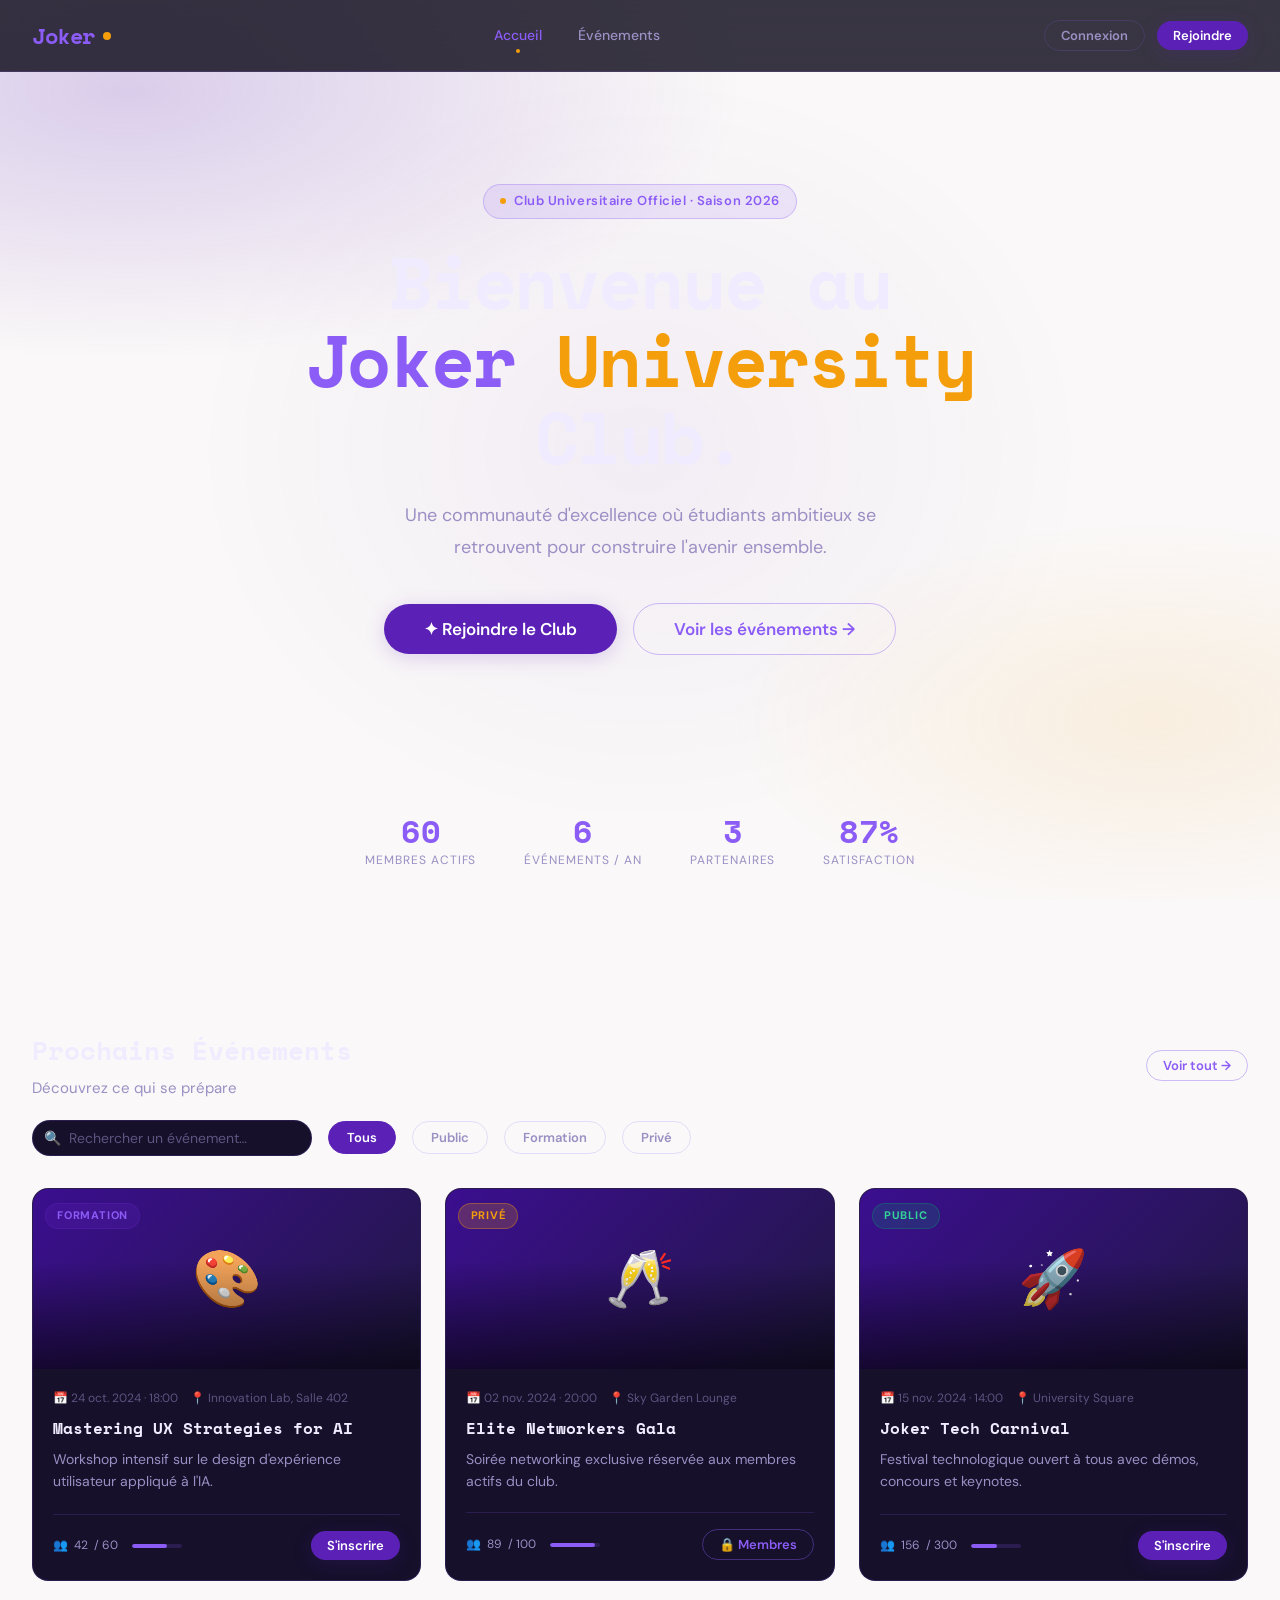
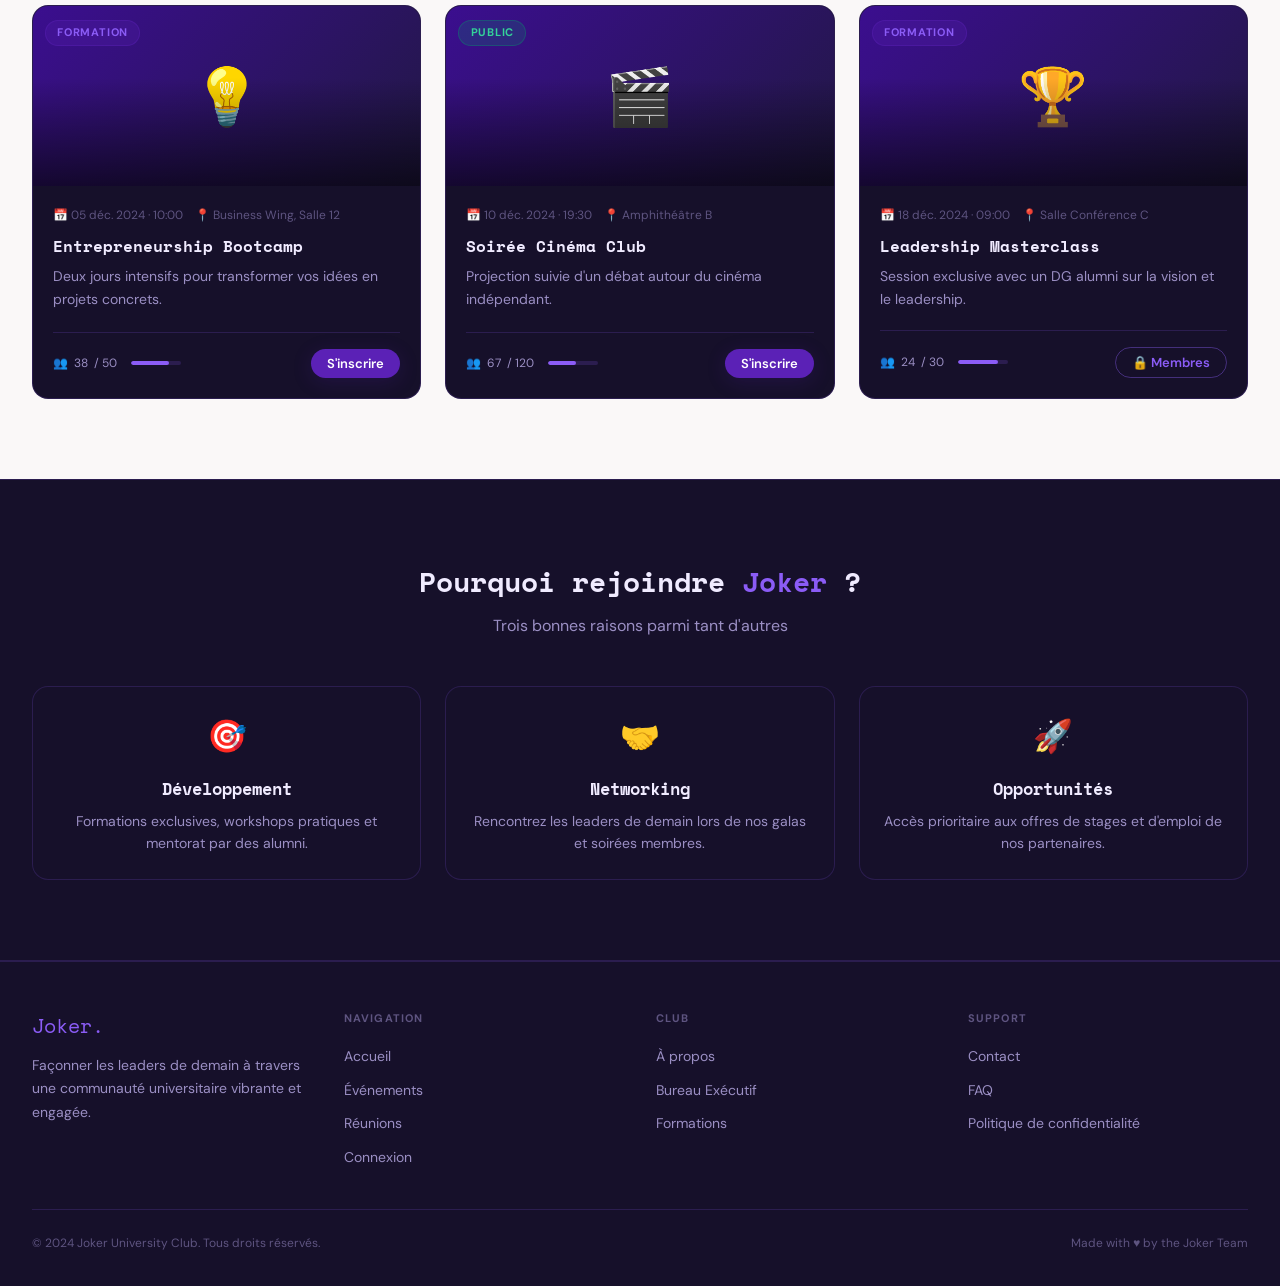
<file: index.html>
<!DOCTYPE html>
<html lang="fr">
<head>
  <meta charset="utf-8"/>
  <meta name="viewport" content="width=device-width, initial-scale=1.0"/>
  <title>Accueil — Joker University Club</title>
  <link rel="stylesheet" href="css/styles.css"/>
</head>
<body>

  <div id="nav-root"></div>

  <!-- HERO -->
  <main class="page-wrapper">
    <section class="hero">
      <div class="container">
        <div class="hero-eyebrow">
          <span class="dot"></span>
          Club Universitaire Officiel · Saison 2026
        </div>
        <h1 class="hero-title">
          Bienvenue au<br>
          <span class="highlight">Joker</span>
          <span class="accent"> University</span><br>Club.
        </h1>
        <p class="hero-sub">
          Une communauté d'excellence où étudiants ambitieux se retrouvent pour construire l'avenir ensemble.
        </p>
        <div class="hero-actions">
          <button class="btn btn-primary btn-lg" id="cta-join">
            ✦ Rejoindre le Club
          </button>
          <button class="btn btn-outline btn-lg" id="cta-events">
            Voir les événements →
          </button>
        </div>
      </div>
    </section>

    <!-- STATS -->
    <section class="section-sm">
      <div class="container">
        <div class="stats-row stagger" id="stats-row">
          <div class="stat-item">
            <div class="stat-value" data-counter="60">0</div>
            <div class="stat-label">Membres actifs</div>
          </div>
          <div class="stat-item">
            <div class="stat-value" data-counter="6">0</div>
            <div class="stat-label">Événements / an</div>
          </div>
          <div class="stat-item">
            <div class="stat-value" data-counter="3">0</div>
            <div class="stat-label">Partenaires</div>
          </div>
          <div class="stat-item">
            <div class="stat-value" data-counter="87" data-suffix="%">0%</div>
            <div class="stat-label">Satisfaction</div>
          </div>
        </div>
      </div>
    </section>

    <!-- UPCOMING EVENTS PREVIEW -->
    <section class="section">
      <div class="container">
        <div class="section-header">
          <div>
            <h2 style="font-family:var(--font-display);font-size:1.625rem;font-weight:700;margin-bottom:0.25rem;">
              Prochains Événements
            </h2>
            <p style="color:var(--text-muted);font-size:0.9375rem;">Découvrez ce qui se prépare</p>
          </div>
          <button class="btn btn-outline btn-sm" id="see-all-btn">Voir tout →</button>
        </div>

        <!-- Search -->
        <div class="filters-bar">
          <div class="search-input-wrap">
            <span class="search-icon">🔍</span>
            <input type="text" id="home-search" placeholder="Rechercher un événement…"/>
          </div>
          <button class="filter-pill active" data-filter="all">Tous</button>
          <button class="filter-pill" data-filter="public">Public</button>
          <button class="filter-pill" data-filter="formation">Formation</button>
          <button class="filter-pill" data-filter="prive">Privé</button>
        </div>

        <div class="events-grid stagger" id="home-events-grid">
          <!-- JS will inject cards -->
        </div>
      </div>
    </section>

    <!-- WHY JOIN -->
    <section class="section" style="background:var(--bg-card);border-top:1px solid var(--border);border-bottom:1px solid var(--border);">
      <div class="container">
        <h2 style="font-family:var(--font-display);font-size:1.75rem;text-align:center;margin-bottom:0.5rem;">
          Pourquoi rejoindre <span style="color:var(--primary-light)">Joker</span> ?
        </h2>
        <p style="text-align:center;color:var(--text-muted);margin-bottom:3rem;">Trois bonnes raisons parmi tant d'autres</p>
        <div style="display:grid;grid-template-columns:repeat(auto-fit,minmax(220px,1fr));gap:1.5rem;" class="stagger">
          <div class="dash-card" style="text-align:center;">
            <div class="dash-card-icon">🎯</div>
            <h3 style="font-family:var(--font-display);font-size:1.0625rem;margin-bottom:0.5rem;">Développement</h3>
            <p style="font-size:0.875rem;color:var(--text-muted);">Formations exclusives, workshops pratiques et mentorat par des alumni.</p>
          </div>
          <div class="dash-card" style="text-align:center;">
            <div class="dash-card-icon">🤝</div>
            <h3 style="font-family:var(--font-display);font-size:1.0625rem;margin-bottom:0.5rem;">Networking</h3>
            <p style="font-size:0.875rem;color:var(--text-muted);">Rencontrez les leaders de demain lors de nos galas et soirées membres.</p>
          </div>
          <div class="dash-card" style="text-align:center;">
            <div class="dash-card-icon">🚀</div>
            <h3 style="font-family:var(--font-display);font-size:1.0625rem;margin-bottom:0.5rem;">Opportunités</h3>
            <p style="font-size:0.875rem;color:var(--text-muted);">Accès prioritaire aux offres de stages et d'emploi de nos partenaires.</p>
          </div>
        </div>
      </div>
    </section>
  </main>

  <!-- INSCRIPTION MODAL -->
  <div class="modal-overlay" id="modal-inscription">
    <div class="modal anim-scale">
      <div class="modal-header">
        <h2 class="modal-title">S'inscrire à l'événement</h2>
        <button class="modal-close" onclick="JokerModal.close('modal-inscription')">×</button>
      </div>
      <div id="inscription-form-wrap">
        <p style="color:var(--text-muted);margin-bottom:1.5rem;font-size:0.9375rem;">
          Événement : <strong id="inscription-event-name" style="color:var(--text);"></strong>
        </p>
        <form id="inscription-form">
          <div class="form-group">
            <label class="form-label">Nom complet</label>
            <input class="form-input" id="insc-name" type="text" placeholder="Votre nom" required/>
            <div class="form-error" id="err-name">Ce champ est requis.</div>
          </div>
          <div class="form-group">
            <label class="form-label">Email universitaire</label>
            <input class="form-input" id="insc-email" type="email" placeholder="nom@univ.fr" required/>
            <div class="form-error" id="err-email">Email invalide.</div>
          </div>
          <div class="form-group">
            <label class="form-label">Commentaire (optionnel)</label>
            <textarea class="form-textarea" id="insc-note" placeholder="Message pour l'organisateur…"></textarea>
          </div>
          <div style="display:flex;gap:0.75rem;margin-top:0.5rem;">
            <button type="button" class="btn btn-ghost btn-block" onclick="JokerModal.close('modal-inscription')">Annuler</button>
            <button type="submit" class="btn btn-primary btn-block">Envoyer la demande</button>
          </div>
        </form>
      </div>
      <div class="inscription-success" id="inscription-success">
        <div class="success-icon">✅</div>
        <h3>Demande envoyée !</h3>
        <p>Vous recevrez une confirmation par email.<br>À bientôt à l'événement !</p>
      </div>
    </div>
  </div>

  <div id="footer-root"></div>
  <div id="toast-container"></div>

  <script src="js/navigation.js"></script>
  <script src="js/index.js"></script>
</body>
</html>
</file>
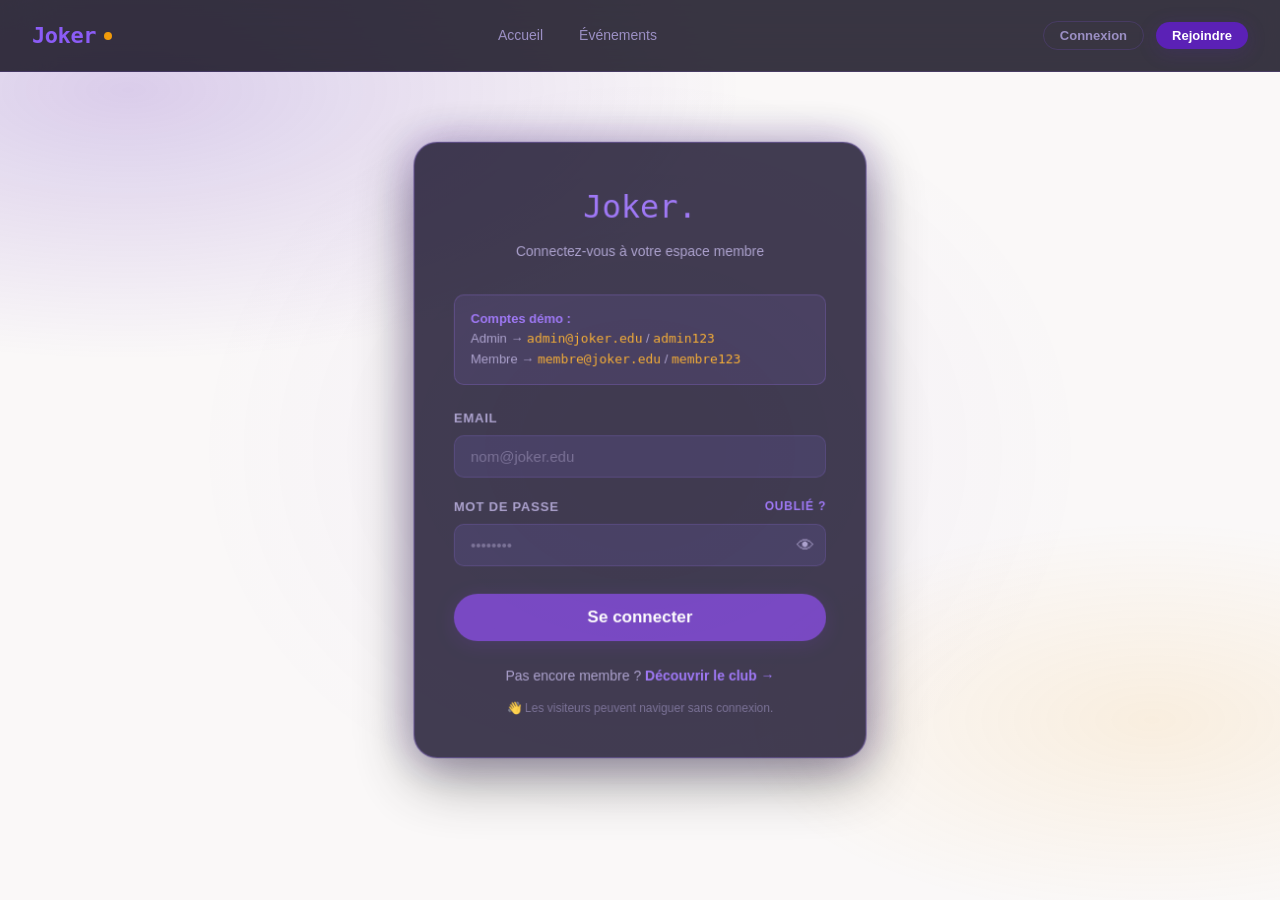
<file: dashboard-admin.html>
<!DOCTYPE html>
<html lang="fr">
<head>
  <meta charset="utf-8"/>
  <meta name="viewport" content="width=device-width, initial-scale=1.0"/>
  <title>Dashboard Admin — Joker University Club</title>
  <link rel="stylesheet" href="css/styles.css"/>
</head>
<body>

  <div id="nav-root"></div>

  <main class="page-wrapper">
    <div class="container">

      <!-- Header -->
      <div class="page-hero">
        <div class="page-hero-inner">
          <div>
            <div style="display:inline-flex;align-items:center;gap:0.5rem;margin-bottom:0.5rem;">
              <span class="badge badge-accent">Admin</span>
              <span style="font-size:0.8125rem;color:var(--text-muted);" id="admin-name">Chargement…</span>
            </div>
            <h1>Tableau de bord <span style="color:var(--accent)">Admin</span></h1>
            <p>Gérez l'ensemble des activités du Joker University Club.</p>
          </div>
          <button class="btn btn-ghost btn-sm" onclick="JokerAuth.logout()">← Déconnexion</button>
        </div>
      </div>

      <!-- Stat Cards -->
      <div class="dash-grid stagger" id="admin-stats">
        <div class="dash-card">
          <div class="dash-card-icon">👥</div>
          <div class="dash-card-value" id="stat-members">18</div>
          <div class="dash-card-label">Membres actifs</div>
        </div>
        <div class="dash-card">
          <div class="dash-card-icon">🎉</div>
          <div class="dash-card-value" id="stat-events">6</div>
          <div class="dash-card-label">Événements</div>
        </div>
        <div class="dash-card">
          <div class="dash-card-icon">📋</div>
          <div class="dash-card-value" id="stat-tasks">8</div>
          <div class="dash-card-label">Tâches en cours</div>
        </div>
        <div class="dash-card">
          <div class="dash-card-icon">🤝</div>
          <div class="dash-card-value" id="stat-reunions">3</div>
          <div class="dash-card-label">Réunions planifiées</div>
        </div>
      </div>

      <!-- Tabs -->
      <div style="margin-bottom:2rem;">
        <div class="tab-bar">
          <button class="tab-btn active" data-tab="tab-members">Membres</button>
          <button class="tab-btn" data-tab="tab-tasks">Tâches</button>
          <button class="tab-btn" data-tab="tab-events">Événements</button>
          <button class="tab-btn" data-tab="tab-formations">Formations</button>
        </div>
      </div>

      <!-- TAB: MEMBERS -->
      <div class="tab-content active" id="tab-members">
        <div class="section-header">
          <h2 class="section-title">Gestion des Membres</h2>
          <button class="btn btn-primary btn-sm" id="btn-add-member">＋ Ajouter</button>
        </div>
        <div style="background:var(--bg-card);border:1px solid var(--border);border-radius:var(--radius-lg);overflow:hidden;">
          <table class="members-table">
            <thead>
              <tr>
                <th>Membre</th>
                <th>Email</th>
                <th>Rôle</th>
                <th>Statut</th>
                <th>Actions</th>
              </tr>
            </thead>
            <tbody id="members-tbody">
              <!-- JS injected -->
            </tbody>
          </table>
        </div>
      </div>

      <!-- TAB: TASKS -->
      <div class="tab-content" id="tab-tasks">
        <div class="section-header">
          <h2 class="section-title">Gestion des Tâches</h2>
          <button class="btn btn-primary btn-sm" id="btn-add-task">＋ Nouvelle tâche</button>
        </div>
        <div id="admin-tasks-list" class="task-list">
          <!-- JS injected -->
        </div>
      </div>

      <!-- TAB: EVENTS -->
      <div class="tab-content" id="tab-events">
        <div class="section-header">
          <h2 class="section-title">Gestion des Événements</h2>
          <button class="btn btn-primary btn-sm" id="btn-add-event-tab">＋ Ajouter</button>
        </div>
        <div class="events-grid stagger" id="admin-events-grid">
          <!-- JS injected -->
        </div>
      </div>

      <!-- TAB: FORMATIONS -->
      <div class="tab-content" id="tab-formations">
        <div class="section-header">
          <h2 class="section-title">Gestion des Formations</h2>
          <button class="btn btn-primary btn-sm" id="btn-add-formation">＋ Créer une formation</button>
        </div>
        <div class="meetings-grid stagger" id="formations-grid">
          <!-- JS injected -->
        </div>
      </div>

    </div>
  </main>

  <!-- ADD MEMBER MODAL -->
  <div class="modal-overlay" id="modal-add-member">
    <div class="modal anim-scale">
      <div class="modal-header">
        <h2 class="modal-title">Ajouter un membre</h2>
        <button class="modal-close" onclick="JokerModal.close('modal-add-member')">×</button>
      </div>
      <form id="add-member-form">
        <div class="form-group">
          <label class="form-label">Nom complet</label>
          <input class="form-input" id="am-name" type="text" placeholder="Prénom Nom" required/>
        </div>
        <div class="form-group">
          <label class="form-label">Email</label>
          <input class="form-input" id="am-email" type="email" placeholder="nom@univ.fr" required/>
        </div>
        <div class="form-row">
          <div class="form-group">
            <label class="form-label">Rôle</label>
            <select class="form-select" id="am-role">
              <option value="member">Membre</option>
              <option value="bureau">Bureau</option>
              <option value="admin">Admin</option>
            </select>
          </div>
          <div class="form-group">
            <label class="form-label">Statut</label>
            <select class="form-select" id="am-status">
              <option value="actif">Actif</option>
              <option value="inactif">Inactif</option>
            </select>
          </div>
        </div>
        <div style="display:flex;gap:0.75rem;margin-top:0.5rem;">
          <button type="button" class="btn btn-ghost btn-block" onclick="JokerModal.close('modal-add-member')">Annuler</button>
          <button type="submit" class="btn btn-primary btn-block">Ajouter</button>
        </div>
      </form>
    </div>
  </div>

  <!-- ADD TASK MODAL -->
  <div class="modal-overlay" id="modal-add-task">
    <div class="modal anim-scale">
      <div class="modal-header">
        <h2 class="modal-title">Nouvelle Tâche</h2>
        <button class="modal-close" onclick="JokerModal.close('modal-add-task')">×</button>
      </div>
      <form id="add-task-form">
        <div class="form-group">
          <label class="form-label">Intitulé</label>
          <input class="form-input" id="at-title" type="text" placeholder="Nom de la tâche" required/>
        </div>
        <div class="form-group">
          <label class="form-label">Description</label>
          <textarea class="form-textarea" id="at-desc" placeholder="Détails de la tâche…"></textarea>
        </div>
        <div class="form-row">
          <div class="form-group">
            <label class="form-label">Priorité</label>
            <select class="form-select" id="at-priority">
              <option value="high">Haute</option>
              <option value="med" selected>Moyenne</option>
              <option value="low">Basse</option>
            </select>
          </div>
          <div class="form-group">
            <label class="form-label">Échéance</label>
            <input class="form-input" id="at-due" type="date"/>
          </div>
        </div>
        <div class="form-group">
          <label class="form-label">Assigner à</label>
          <select class="form-select" id="at-assignee">
            <option>Tous les membres</option>
            <option>Thomas R.</option>
            <option>Léa M.</option>
            <option>Bureau Exécutif</option>
          </select>
        </div>
        <div style="display:flex;gap:0.75rem;margin-top:0.5rem;">
          <button type="button" class="btn btn-ghost btn-block" onclick="JokerModal.close('modal-add-task')">Annuler</button>
          <button type="submit" class="btn btn-primary btn-block">Lancer</button>
        </div>
      </form>
    </div>
  </div>

  <!-- ADD EVENT MODAL -->
  <div class="modal-overlay" id="modal-add-event">
    <div class="modal anim-scale">
      <div class="modal-header">
        <h2 class="modal-title">✦ Nouvel Événement</h2>
        <button class="modal-close" onclick="JokerModal.close('modal-add-event')">×</button>
      </div>
      <form id="add-event-form">
        <div class="form-group">
          <label class="form-label">Titre</label>
          <input class="form-input" id="ae-title" type="text" placeholder="Nom de l'événement" required/>
        </div>
        <div class="form-row">
          <div class="form-group">
            <label class="form-label">Date</label>
            <input class="form-input" id="ae-date" type="date" required/>
          </div>
          <div class="form-group">
            <label class="form-label">Heure</label>
            <input class="form-input" id="ae-time" type="time" value="18:00"/>
          </div>
        </div>
        <div class="form-row">
          <div class="form-group">
            <label class="form-label">Type</label>
            <select class="form-select" id="ae-type">
              <option value="public">Public</option>
              <option value="formation">Formation</option>
              <option value="prive">Privé</option>
            </select>
          </div>
          <div class="form-group">
            <label class="form-label">Accès</label>
            <select class="form-select" id="ae-access">
              <option value="public">Public</option>
              <option value="members">Membres</option>
            </select>
          </div>
        </div>
        <div class="form-group">
          <label class="form-label">Lieu</label>
          <input class="form-input" id="ae-location" type="text" placeholder="Salle, bâtiment…"/>
        </div>
        <div class="form-group">
          <label class="form-label">Description</label>
          <textarea class="form-textarea" id="ae-desc" placeholder="Décrivez l'événement…"></textarea>
        </div>
        <div class="form-row">
          <div class="form-group">
            <label class="form-label">Emoji</label>
            <input class="form-input" id="ae-emoji" type="text" placeholder="🎯" maxlength="2" value="🎯"/>
          </div>
          <div class="form-group">
            <label class="form-label">Places max</label>
            <input class="form-input" id="ae-max" type="number" value="50" min="1"/>
          </div>
        </div>
        <div style="display:flex;gap:0.75rem;margin-top:0.5rem;">
          <button type="button" class="btn btn-ghost btn-block" onclick="JokerModal.close('modal-add-event')">Annuler</button>
          <button type="submit" class="btn btn-primary btn-block">✦ Publier</button>
        </div>
      </form>
    </div>
  </div>

  <!-- ADD FORMATION MODAL -->
  <div class="modal-overlay" id="modal-add-formation">
    <div class="modal anim-scale">
      <div class="modal-header">
        <h2 class="modal-title">Nouvelle Formation</h2>
        <button class="modal-close" onclick="JokerModal.close('modal-add-formation')">×</button>
      </div>
      <form id="add-formation-form">
        <div class="form-group">
          <label class="form-label">Titre de la formation</label>
          <input class="form-input" id="af-title" type="text" placeholder="ex: Leadership Avancé" required/>
        </div>
        <div class="form-group">
          <label class="form-label">Formateur</label>
          <input class="form-input" id="af-trainer" type="text" placeholder="Nom du formateur"/>
        </div>
        <div class="form-row">
          <div class="form-group">
            <label class="form-label">Date de début</label>
            <input class="form-input" id="af-date" type="date" required/>
          </div>
          <div class="form-group">
            <label class="form-label">Durée</label>
            <input class="form-input" id="af-duration" type="text" placeholder="ex: 3 jours"/>
          </div>
        </div>
        <div class="form-group">
          <label class="form-label">Description</label>
          <textarea class="form-textarea" id="af-desc" placeholder="Contenu et objectifs…"></textarea>
        </div>
        <div style="display:flex;gap:0.75rem;margin-top:0.5rem;">
          <button type="button" class="btn btn-ghost btn-block" onclick="JokerModal.close('modal-add-formation')">Annuler</button>
          <button type="submit" class="btn btn-primary btn-block">Créer</button>
        </div>
      </form>
    </div>
  </div>

  <div id="footer-root"></div>
  <div id="toast-container"></div>

  <script src="js/navigation.js"></script>
  <script src="js/index.js"></script>
  <script src="js/admin.js"></script>
</body>
</html>
</file>
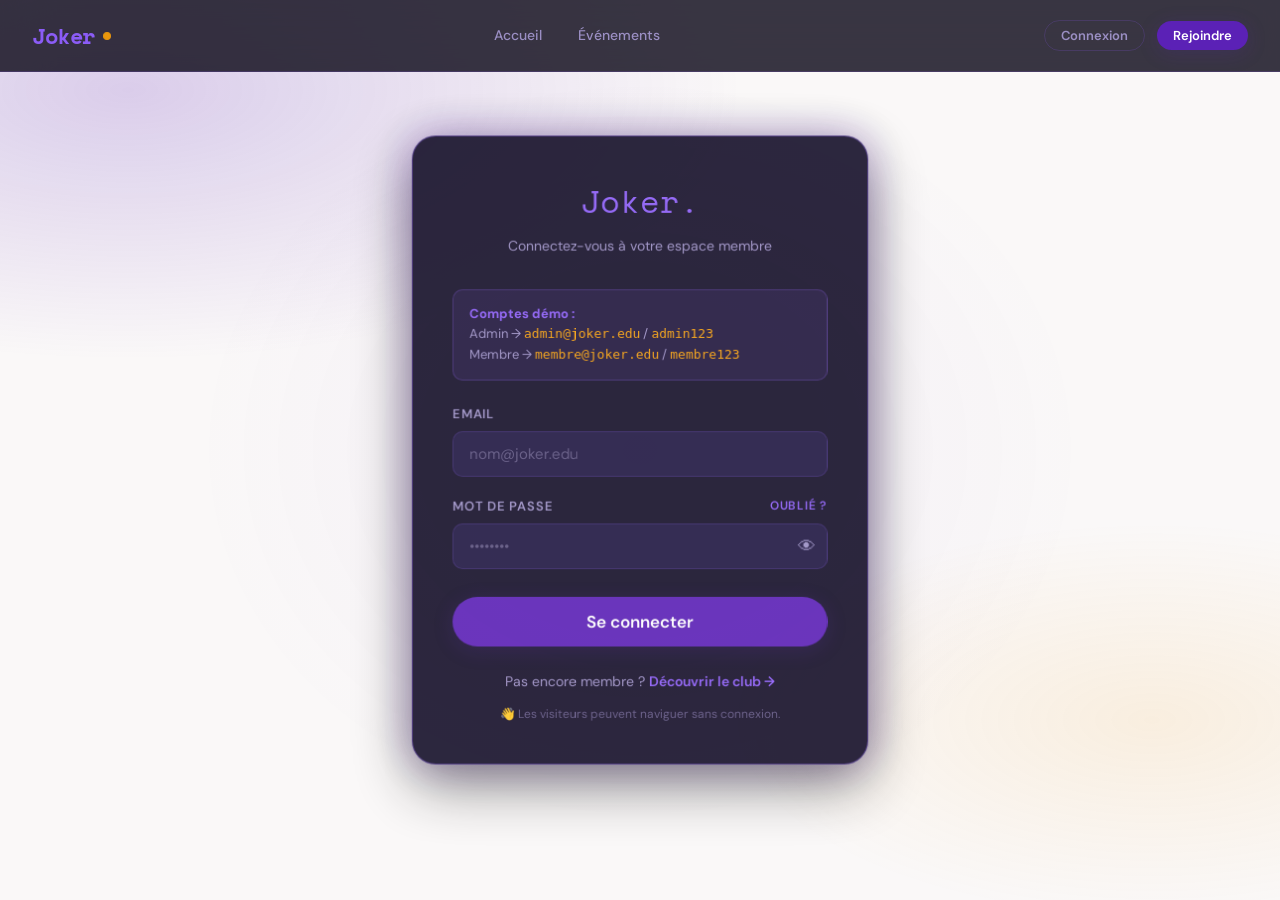
<file: dashboard-member.html>
<!DOCTYPE html>
<html lang="fr">
<head>
  <meta charset="utf-8"/>
  <meta name="viewport" content="width=device-width, initial-scale=1.0"/>
  <title>Dashboard Membre — Joker University Club</title>
  <link rel="stylesheet" href="css/styles.css"/>
</head>
<body>

  <div id="nav-root"></div>

  <main class="page-wrapper">
    <div class="container">

      <!-- Header -->
      <div class="page-hero">
        <div class="page-hero-inner">
          <div>
            <div style="display:inline-flex;align-items:center;gap:0.5rem;margin-bottom:0.5rem;">
              <span class="badge badge-primary">Membre</span>
              <span style="font-size:0.8125rem;color:var(--text-muted);" id="member-name">Chargement…</span>
            </div>
            <h1>Mon <span style="color:var(--primary-light)">Espace</span></h1>
            <p>Accédez à vos événements, tâches assignées et réunions du club.</p>
          </div>
          <button class="btn btn-ghost btn-sm" onclick="JokerAuth.logout()">← Déconnexion</button>
        </div>
      </div>

      <!-- Quick Stats -->
      <div class="dash-grid stagger">
        <div class="dash-card">
          <div class="dash-card-icon">🎉</div>
          <div class="dash-card-value" id="m-stat-inscriptions">0</div>
          <div class="dash-card-label">Inscriptions</div>
        </div>
        <div class="dash-card">
          <div class="dash-card-icon">📋</div>
          <div class="dash-card-value" id="m-stat-tasks">0</div>
          <div class="dash-card-label">Mes tâches</div>
        </div>
        <div class="dash-card">
          <div class="dash-card-icon">🤝</div>
          <div class="dash-card-value">3</div>
          <div class="dash-card-label">Réunions à venir</div>
        </div>
        <div class="dash-card">
          <div class="dash-card-icon">📚</div>
          <div class="dash-card-value">2</div>
          <div class="dash-card-label">Formations suivies</div>
        </div>
      </div>

      <!-- Tabs -->
      <div style="margin-bottom:2rem;">
        <div class="tab-bar">
          <button class="tab-btn active" data-tab="m-tab-events">Événements</button>
          <button class="tab-btn" data-tab="m-tab-tasks">Mes Tâches</button>
          <button class="tab-btn" data-tab="m-tab-profile">Profil</button>
        </div>
      </div>

      <!-- TAB: EVENTS (accessible to member) -->
      <div class="tab-content active" id="m-tab-events">
        <div class="section-header">
          <h2 class="section-title">Événements accessibles</h2>
          <a href="events.html" class="btn btn-outline btn-sm">Voir tout →</a>
        </div>
        <div class="events-grid stagger" id="member-events-grid">
          <!-- JS injected -->
        </div>
      </div>

      <!-- TAB: TASKS -->
      <div class="tab-content" id="m-tab-tasks">
        <div class="section-header">
          <h2 class="section-title">Mes tâches assignées</h2>
          <button class="btn btn-primary btn-sm" id="btn-add-my-task">＋ Ajouter</button>
        </div>
        <div class="task-list stagger" id="member-tasks-list">
          <!-- JS injected -->
        </div>
      </div>

      <!-- TAB: PROFILE -->
      <div class="tab-content" id="m-tab-profile">
        <div style="max-width:480px;">
          <div class="section-header" style="margin-bottom:1.5rem;">
            <h2 class="section-title">Mon Profil</h2>
          </div>
          <div class="dash-card" style="margin-bottom:1.25rem;display:flex;align-items:center;gap:1.25rem;">
            <div style="width:64px;height:64px;border-radius:50%;background:linear-gradient(135deg,var(--primary),var(--primary-light));display:flex;align-items:center;justify-content:center;font-size:1.5rem;font-weight:700;color:#fff;flex-shrink:0;" id="profile-avatar">?</div>
            <div>
              <div style="font-family:var(--font-display);font-size:1.125rem;font-weight:700;" id="profile-name">—</div>
              <div style="font-size:0.875rem;color:var(--text-muted);" id="profile-email">—</div>
              <div style="margin-top:0.375rem;"><span class="badge badge-primary">Membre actif</span></div>
            </div>
          </div>
          <form id="profile-form">
            <div class="form-group">
              <label class="form-label">Nom affiché</label>
              <input class="form-input" id="pf-name" type="text" placeholder="Votre nom"/>
            </div>
            <div class="form-group">
              <label class="form-label">Email</label>
              <input class="form-input" id="pf-email" type="email" placeholder="Email"/>
            </div>
            <div class="form-group">
              <label class="form-label">Bio (optionnel)</label>
              <textarea class="form-textarea" id="pf-bio" placeholder="Parlez-vous un peu…"></textarea>
            </div>
            <button type="submit" class="btn btn-primary">Enregistrer les modifications</button>
          </form>
        </div>
      </div>

    </div>
  </main>

  <!-- ADD TASK MODAL -->
  <div class="modal-overlay" id="modal-add-task">
    <div class="modal anim-scale">
      <div class="modal-header">
        <h2 class="modal-title">Nouvelle Tâche Personnelle</h2>
        <button class="modal-close" onclick="JokerModal.close('modal-add-task')">×</button>
      </div>
      <form id="add-task-form">
        <div class="form-group">
          <label class="form-label">Intitulé</label>
          <input class="form-input" id="mt-title" type="text" placeholder="Nom de la tâche" required/>
        </div>
        <div class="form-row">
          <div class="form-group">
            <label class="form-label">Priorité</label>
            <select class="form-select" id="mt-priority">
              <option value="high">Haute</option>
              <option value="med" selected>Moyenne</option>
              <option value="low">Basse</option>
            </select>
          </div>
          <div class="form-group">
            <label class="form-label">Échéance</label>
            <input class="form-input" id="mt-due" type="date"/>
          </div>
        </div>
        <div style="display:flex;gap:0.75rem;margin-top:0.5rem;">
          <button type="button" class="btn btn-ghost btn-block" onclick="JokerModal.close('modal-add-task')">Annuler</button>
          <button type="submit" class="btn btn-primary btn-block">Ajouter</button>
        </div>
      </form>
    </div>
  </div>

  <!-- INSCRIPTION MODAL -->
  <div class="modal-overlay" id="modal-inscription">
    <div class="modal anim-scale">
      <div class="modal-header">
        <h2 class="modal-title">S'inscrire</h2>
        <button class="modal-close" onclick="JokerModal.close('modal-inscription')">×</button>
      </div>
      <div id="inscription-form-wrap">
        <p style="color:var(--text-muted);margin-bottom:1.5rem;font-size:0.9375rem;">
          Événement : <strong id="inscription-event-name" style="color:var(--text);"></strong>
        </p>
        <form id="inscription-form">
          <div class="form-group">
            <label class="form-label">Nom</label>
            <input class="form-input" id="insc-name" type="text" required/>
            <div class="form-error" id="err-name">Requis.</div>
          </div>
          <div class="form-group">
            <label class="form-label">Email</label>
            <input class="form-input" id="insc-email" type="email" required/>
            <div class="form-error" id="err-email">Email invalide.</div>
          </div>
          <div style="display:flex;gap:0.75rem;margin-top:0.5rem;">
            <button type="button" class="btn btn-ghost btn-block" onclick="JokerModal.close('modal-inscription')">Annuler</button>
            <button type="submit" class="btn btn-primary btn-block">Envoyer</button>
          </div>
        </form>
      </div>
      <div class="inscription-success" id="inscription-success">
        <div class="success-icon">✅</div>
        <h3>Demande envoyée !</h3>
        <p>À bientôt à l'événement !</p>
      </div>
    </div>
  </div>

  <div id="footer-root"></div>
  <div id="toast-container"></div>

  <script src="js/navigation.js"></script>
  <script src="js/index.js"></script>
  <script src="js/member.js"></script>
</body>
</html>
</file>
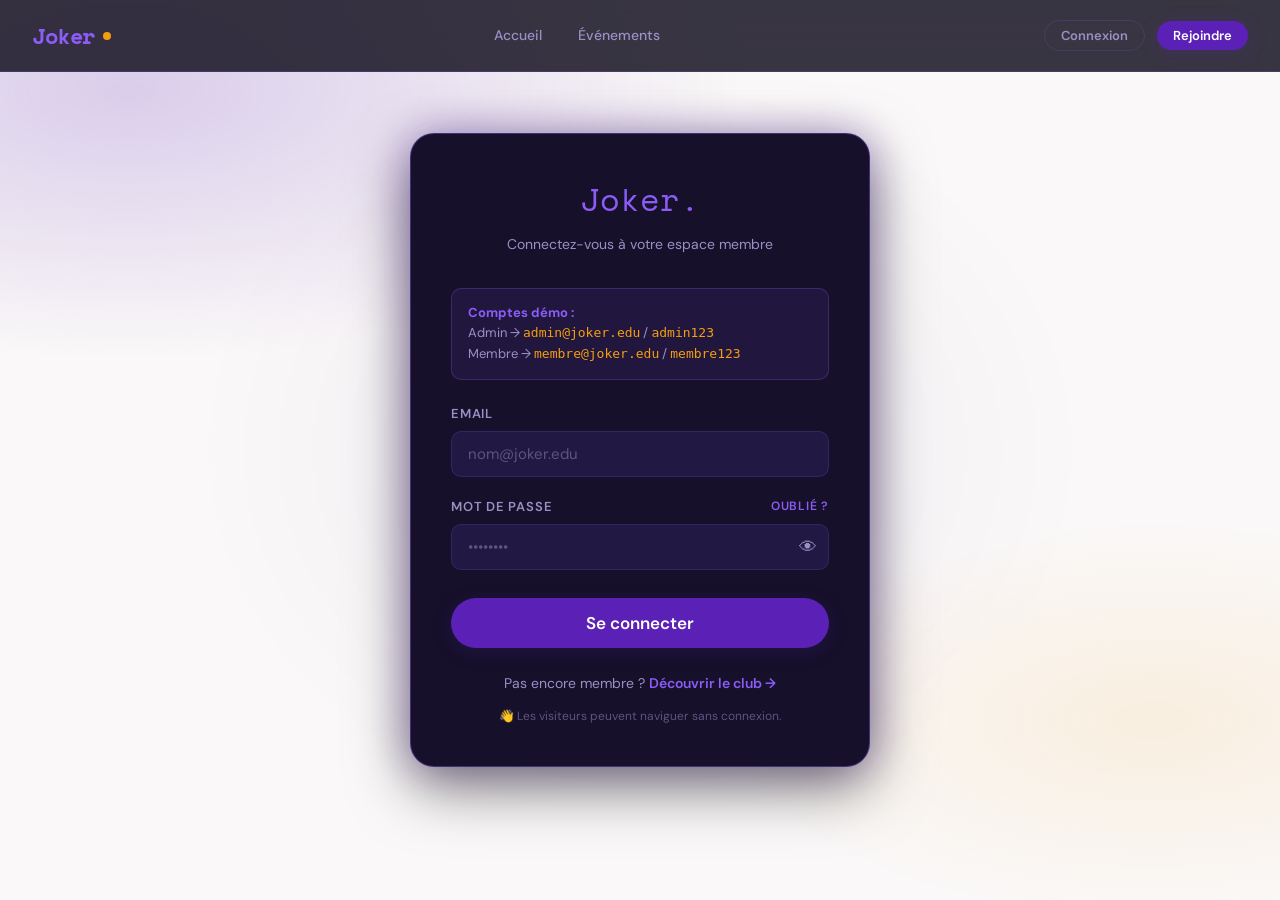
<file: dashboard_admin.html>
<!DOCTYPE html>
<html lang="fr">
<head>
  <meta charset="UTF-8">
  <meta name="viewport" content="width=device-width, initial-scale=1.0">
  <title>Club Joker — Dashboard Admin</title>
  <link rel="stylesheet" href="https://cdn.jsdelivr.net/npm/bootstrap@5.3.2/dist/css/bootstrap.min.css">
  <link rel="stylesheet" href="https://cdn.jsdelivr.net/npm/bootstrap-icons@1.11.3/font/bootstrap-icons.css">
  <link rel="stylesheet" href="style.css">
</head>
<body data-page="dashboard_admin">

<div class="dashboard-wrapper">

  <!-- ══════ SIDEBAR ══════ -->
  <aside class="sidebar" id="sidebar">
    <div class="sidebar-brand">🃏 Club <span>Joker</span></div>
    <div class="sidebar-role">Administration</div>

    <ul class="sidebar-menu">
      <li><div class="nav-item active" data-tab="tab-overview" data-label="Vue d'ensemble">
        <i class="bi bi-speedometer2"></i> Vue d'ensemble
      </div></li>
      <li><div class="nav-item" data-tab="tab-events" data-label="Événements">
        <i class="bi bi-calendar-event"></i> Événements
      </div></li>
      <li><div class="nav-item" data-tab="tab-meetings" data-label="Réunions">
        <i class="bi bi-people"></i> Réunions
      </div></li>
      <li><div class="nav-item" data-tab="tab-requests" data-label="Demandes d'adhésion">
        <i class="bi bi-person-check"></i> Demandes d'adhésion
        <span class="badge bg-danger ms-auto" id="request-badge">2</span>
      </div></li>
      <li><div class="nav-item" data-tab="tab-formations" data-label="Formations">
        <i class="bi bi-mortarboard"></i> Formations
      </div></li>
      <li><div class="nav-item" data-tab="tab-tasks" data-label="Gestion des tâches">
        <i class="bi bi-check2-square"></i> Tâches
      </div></li>
    </ul>

    <div class="sidebar-footer">
      <div class="sidebar-user">
        <div class="sidebar-avatar" id="admin-initials">AD</div>
        <div class="sidebar-user-info">
          <div class="name" id="admin-name">Admin</div>
          <div class="role">Président du club</div>
        </div>
      </div>
      <button class="btn btn-sm w-100 mt-3" onclick="doLogout()"
        style="background:rgba(192,57,43,0.2);color:var(--red-light);border:none;border-radius:8px;font-weight:600">
        <i class="bi bi-box-arrow-left me-1"></i>Déconnexion
      </button>
    </div>
  </aside>
  <div class="sidebar-overlay" id="sidebar-overlay"></div>

  <!-- ══════ MAIN ══════ -->
  <main class="dashboard-main">

    <!-- Topbar -->
    <div class="dashboard-topbar">
      <div class="d-flex align-items-center gap-3">
        <button class="btn btn-sm d-lg-none" id="sidebar-toggle" style="background:var(--beige);border:none;border-radius:8px;padding:.4rem .7rem">
          <i class="bi bi-list fs-5 text-blue"></i>
        </button>
        <h1 id="page-title">Vue d'ensemble</h1>
      </div>
      <div class="d-flex align-items-center gap-2">
        <a href="index.html" class="btn btn-sm btn-joker-outline">
          <i class="bi bi-house me-1"></i>Site public
        </a>
      </div>
    </div>

    <div class="dashboard-body">

      <!-- ── TAB: Overview ── -->
      <div class="tab-panel active" id="tab-overview">
        <div class="row g-3 mb-4">
          <div class="col-6 col-lg-3">
            <div class="stat-card">
              <div class="stat-icon blue"><i class="bi bi-calendar-event"></i></div>
              <div>
                <div class="stat-value" id="stat-events">5</div>
                <div class="stat-label">Événements</div>
              </div>
            </div>
          </div>
          <div class="col-6 col-lg-3">
            <div class="stat-card">
              <div class="stat-icon red"><i class="bi bi-people-fill"></i></div>
              <div>
                <div class="stat-value" id="stat-members">2</div>
                <div class="stat-label">Membres</div>
              </div>
            </div>
          </div>
          <div class="col-6 col-lg-3">
            <div class="stat-card">
              <div class="stat-icon gold"><i class="bi bi-calendar2-check"></i></div>
              <div>
                <div class="stat-value" id="stat-meetings">3</div>
                <div class="stat-label">Réunions</div>
              </div>
            </div>
          </div>
          <div class="col-6 col-lg-3">
            <div class="stat-card">
              <div class="stat-icon green"><i class="bi bi-person-plus"></i></div>
              <div>
                <div class="stat-value" id="stat-requests">2</div>
                <div class="stat-label">Demandes</div>
              </div>
            </div>
          </div>
        </div>

        <div class="row g-4">
          <div class="col-lg-7">
            <div class="dash-panel">
              <div class="dash-panel-header">
                <h5><i class="bi bi-calendar-event me-2 text-blue"></i>Événements récents</h5>
                <button class="btn btn-joker-blue btn-sm" onclick="document.querySelector('[data-tab=tab-events]').click()">
                  Gérer <i class="bi bi-arrow-right ms-1"></i>
                </button>
              </div>
              <div class="dash-panel-body p-0">
                <table class="joker-table">
                  <thead>
                    <tr><th>Titre</th><th>Date</th><th>Type</th><th>Inscrits</th></tr>
                  </thead>
                  <tbody id="overview-events-mini"></tbody>
                </table>
              </div>
            </div>
          </div>
          <div class="col-lg-5">
            <div class="dash-panel">
              <div class="dash-panel-header">
                <h5><i class="bi bi-person-check me-2 text-red"></i>Demandes en attente</h5>
                <button class="btn btn-joker-red btn-sm" onclick="document.querySelector('[data-tab=tab-requests]').click()">
                  Voir tout
                </button>
              </div>
              <div class="dash-panel-body" id="overview-requests-mini"></div>
            </div>
          </div>
        </div>
      </div>

      <!-- ── TAB: Events ── -->
      <div class="tab-panel" id="tab-events">
        <div class="d-flex align-items-center justify-content-between mb-4">
          <div>
            <h4 class="text-blue mb-0">Gestion des événements</h4>
            <p class="text-muted small mb-0">Créez, modifiez et supprimez les événements du club</p>
          </div>
          <button class="btn btn-joker-red" onclick="openAddEventModal()">
            <i class="bi bi-plus-lg me-1"></i>Ajouter un événement
          </button>
        </div>
        <div class="dash-panel">
          <div class="dash-panel-body p-0">
            <div class="table-responsive">
              <table class="joker-table">
                <thead>
                  <tr>
                    <th>Titre</th>
                    <th>Date & Heure</th>
                    <th>Lieu</th>
                    <th>Type</th>
                    <th>Participants</th>
                    <th>Actions</th>
                  </tr>
                </thead>
                <tbody id="admin-events-table"></tbody>
              </table>
            </div>
          </div>
        </div>
      </div>

      <!-- ── TAB: Meetings ── -->
      <div class="tab-panel" id="tab-meetings">
        <div class="d-flex align-items-center justify-content-between mb-4">
          <div>
            <h4 class="text-blue mb-0">Gestion des réunions</h4>
            <p class="text-muted small mb-0">Planifiez les réunions du bureau et de l'équipe</p>
          </div>
          <button class="btn btn-joker-red" onclick="openAddMeetingModal()">
            <i class="bi bi-plus-lg me-1"></i>Planifier une réunion
          </button>
        </div>
        <div class="meeting-grid" id="admin-meetings-grid"></div>
      </div>

      <!-- ── TAB: Requests ── -->
      <div class="tab-panel" id="tab-requests">
        <div class="mb-4">
          <h4 class="text-blue mb-0">Demandes d'adhésion</h4>
          <p class="text-muted small">Acceptez ou refusez les demandes pour rejoindre le club</p>
        </div>
        <div class="dash-panel">
          <div class="dash-panel-body p-0">
            <div class="table-responsive">
              <table class="joker-table">
                <thead>
                  <tr>
                    <th>Nom</th>
                    <th>Email</th>
                    <th>Date</th>
                    <th>Statut</th>
                    <th>Actions</th>
                  </tr>
                </thead>
                <tbody id="admin-requests-table"></tbody>
              </table>
            </div>
          </div>
        </div>
      </div>

      <!-- ── TAB: Formations ── -->
      <div class="tab-panel" id="tab-formations">
        <div class="d-flex align-items-center justify-content-between mb-4">
          <div>
            <h4 class="text-blue mb-0">Formations</h4>
            <p class="text-muted small mb-0">Gérez le programme de formations du club</p>
          </div>
          <button class="btn btn-joker-red" onclick="openAddFormationModal()">
            <i class="bi bi-plus-lg me-1"></i>Ajouter une formation
          </button>
        </div>
        <div class="row g-3" id="admin-formations-container"></div>
      </div>

      <!-- ── TAB: Tasks ── -->
      <div class="tab-panel" id="tab-tasks">
        <div class="d-flex align-items-center justify-content-between mb-4">
          <div>
            <h4 class="text-blue mb-0">Gestion des tâches</h4>
            <p class="text-muted small mb-0">Assignez et suivez les tâches des membres</p>
          </div>
          <button class="btn btn-joker-red" onclick="openAddTaskModal()">
            <i class="bi bi-plus-lg me-1"></i>Assigner une tâche
          </button>
        </div>
        <div class="dash-panel">
          <div class="dash-panel-body p-0">
            <div class="table-responsive">
              <table class="joker-table">
                <thead>
                  <tr>
                    <th>Tâche</th>
                    <th>Assigné à</th>
                    <th>Deadline</th>
                    <th>Priorité</th>
                    <th>Statut</th>
                    <th>Actions</th>
                  </tr>
                </thead>
                <tbody id="admin-tasks-table"></tbody>
              </table>
            </div>
          </div>
        </div>
      </div>

    </div><!-- /dashboard-body -->
  </main>
</div><!-- /dashboard-wrapper -->

<script src="https://cdn.jsdelivr.net/npm/bootstrap@5.3.2/dist/js/bootstrap.bundle.min.js"></script>
<script src="script.js"></script>
<script>
  /* Mini overview panels filled after init */
  document.addEventListener("DOMContentLoaded", () => {
    /* mini events table */
    const miniEvts = document.getElementById("overview-events-mini");
    if (miniEvts) {
      miniEvts.innerHTML = Store.events.slice(0,4).map(e => `
        <tr>
          <td><strong>${e.title}</strong></td>
          <td class="small">${formatDate(e.date)}</td>
          <td><span class="event-badge ${e.type}">${e.type==="public"?"Public":"Privé"}</span></td>
          <td>${e.participants}/${e.maxParticipants}</td>
        </tr>`).join("");
    }
    /* mini requests */
    const miniReqs = document.getElementById("overview-requests-mini");
    if (miniReqs) {
      const pending = Store.memberRequests.filter(r => r.status === "pending");
      miniReqs.innerHTML = pending.length ? pending.map(r => `
        <div class="d-flex align-items-center gap-3 py-2" style="border-bottom:1px solid var(--beige)">
          <div class="sidebar-avatar" style="width:36px;height:36px;font-size:.8rem;background:var(--blue)">
            ${r.name.split(" ").map(w=>w[0]).join("").slice(0,2)}
          </div>
          <div class="flex-grow-1">
            <div class="fw-bold small">${r.name}</div>
            <div class="small text-muted">${r.email}</div>
          </div>
          <div class="d-flex gap-1">
            <button class="btn btn-sm btn-joker-blue" onclick="handleRequest(${r.id},'accepted');this.closest('.d-flex').remove();updateAdminStats()">✓</button>
            <button class="btn btn-sm btn-joker-red"  onclick="handleRequest(${r.id},'refused');this.closest('.d-flex').remove();updateAdminStats()">✕</button>
          </div>
        </div>`).join("") : `<div class="empty-state py-3"><i class="bi bi-inbox fs-2"></i><p class="mt-2">Aucune demande en attente</p></div>`;
    }
  });
</script>
</body>
</html>
</file>
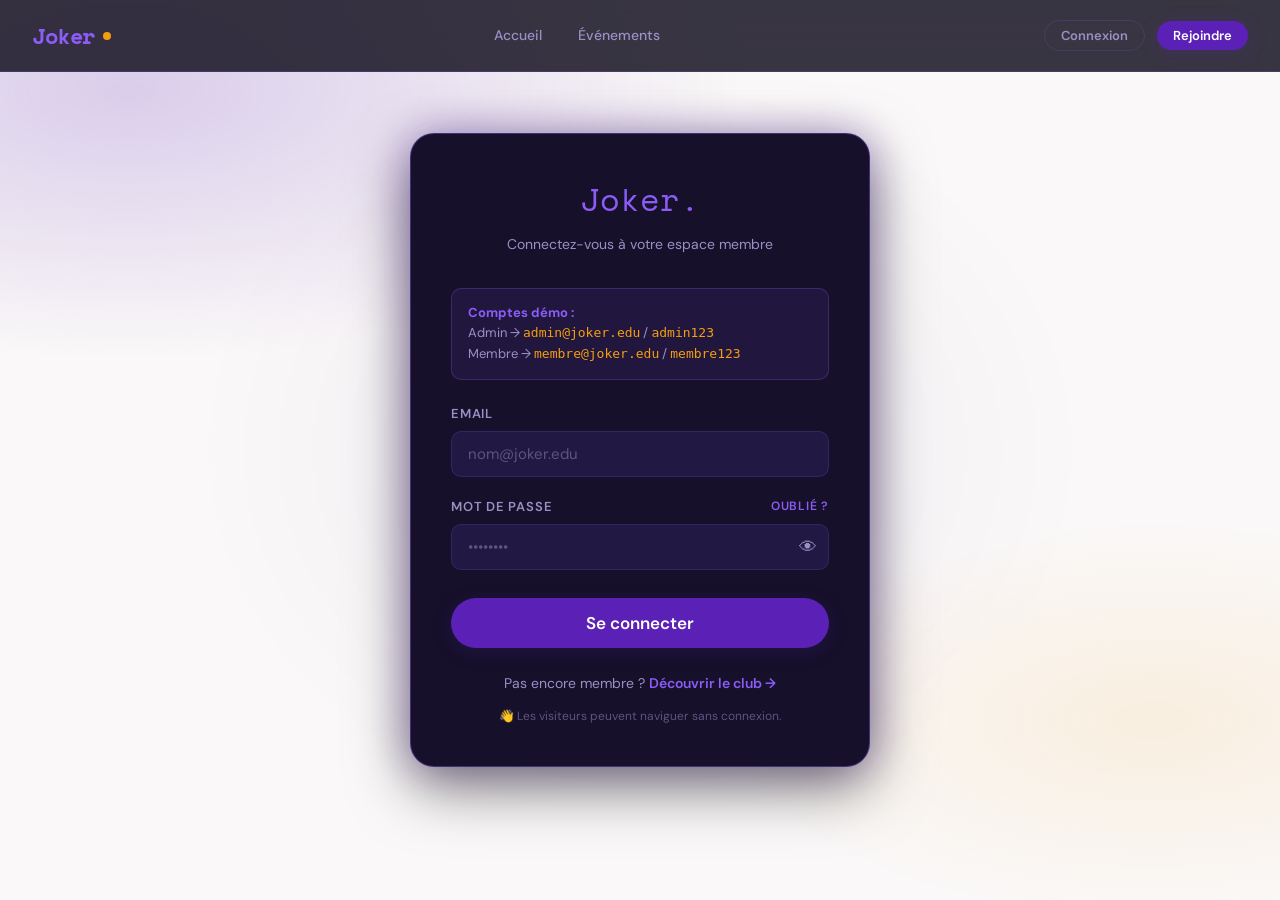
<file: dashboard_membre.html>
<!DOCTYPE html>
<html lang="fr">
<head>
  <meta charset="UTF-8">
  <meta name="viewport" content="width=device-width, initial-scale=1.0">
  <title>Club Joker — Dashboard Membre</title>
  <link rel="stylesheet" href="https://cdn.jsdelivr.net/npm/bootstrap@5.3.2/dist/css/bootstrap.min.css">
  <link rel="stylesheet" href="https://cdn.jsdelivr.net/npm/bootstrap-icons@1.11.3/font/bootstrap-icons.css">
  <link rel="stylesheet" href="style.css">
</head>
<body data-page="dashboard_membre">

<div class="dashboard-wrapper">

  <!-- ══════ SIDEBAR ══════ -->
  <aside class="sidebar" id="sidebar">
    <div class="sidebar-brand">🃏 Club <span>Joker</span></div>
    <div class="sidebar-role">Espace Membre</div>

    <ul class="sidebar-menu">
      <li><div class="nav-item active" data-tab="tab-overview" data-label="Tableau de bord">
        <i class="bi bi-grid-1x2"></i> Tableau de bord
      </div></li>
      <li><div class="nav-item" data-tab="tab-events" data-label="Événements">
        <i class="bi bi-calendar-event"></i> Événements
      </div></li>
      <li><div class="nav-item" data-tab="tab-meetings" data-label="Réunions">
        <i class="bi bi-people"></i> Réunions
      </div></li>
      <li><div class="nav-item" data-tab="tab-formations" data-label="Formations">
        <i class="bi bi-mortarboard"></i> Formations
      </div></li>
      <li><div class="nav-item" data-tab="tab-tasks" data-label="Mes tâches">
        <i class="bi bi-check2-square"></i> Mes tâches
      </div></li>
      <li><div class="nav-item" data-tab="tab-todo" data-label="To-do list">
        <i class="bi bi-list-check"></i> To-do list
      </div></li>
    </ul>

    <div class="sidebar-footer">
      <div class="sidebar-user">
        <div class="sidebar-avatar" id="membre-initials">MB</div>
        <div class="sidebar-user-info">
          <div class="name" id="membre-name">Membre</div>
          <div class="role">Membre actif</div>
        </div>
      </div>
      <button class="btn btn-sm w-100 mt-3" onclick="doLogout()"
        style="background:rgba(192,57,43,0.2);color:var(--red-light);border:none;border-radius:8px;font-weight:600">
        <i class="bi bi-box-arrow-left me-1"></i>Déconnexion
      </button>
    </div>
  </aside>
  <div class="sidebar-overlay" id="sidebar-overlay"></div>

  <!-- ══════ MAIN ══════ -->
  <main class="dashboard-main">

    <!-- Topbar -->
    <div class="dashboard-topbar">
      <div class="d-flex align-items-center gap-3">
        <button class="btn btn-sm d-lg-none" id="sidebar-toggle" style="background:var(--beige);border:none;border-radius:8px;padding:.4rem .7rem">
          <i class="bi bi-list fs-5 text-blue"></i>
        </button>
        <h1 id="page-title">Tableau de bord</h1>
      </div>
      <a href="index.html" class="btn btn-sm btn-joker-outline">
        <i class="bi bi-house me-1"></i>Site public
      </a>
    </div>

    <div class="dashboard-body">

      <!-- ── TAB: Overview ── -->
      <div class="tab-panel active" id="tab-overview">
        <!-- Welcome banner -->
        <div class="joker-card mb-4" style="background:linear-gradient(135deg,var(--blue),var(--blue-mid));border:none">
          <div class="card-body p-4 d-flex align-items-center justify-content-between flex-wrap gap-3">
            <div>
              <h4 style="color:var(--beige);margin-bottom:.3rem">Bonjour, <span id="welcome-name">Membre</span> 👋</h4>
              <p style="color:rgba(245,236,215,0.7);margin:0;font-size:.95rem">Bienvenue dans votre espace membre Club Joker.</p>
            </div>
            <div class="hero-card-float p-3" style="background:rgba(245,236,215,0.1)">
              <div class="text-center">
                <div style="font-family:'Playfair Display',serif;font-size:2rem;color:var(--beige);font-weight:900">🃏</div>
                <div style="color:rgba(245,236,215,0.7);font-size:.8rem;font-weight:600">Membre Actif</div>
              </div>
            </div>
          </div>
        </div>

        <div class="row g-3 mb-4">
          <div class="col-6 col-lg-3">
            <div class="stat-card">
              <div class="stat-icon blue"><i class="bi bi-calendar-event"></i></div>
              <div>
                <div class="stat-value">5</div>
                <div class="stat-label">Événements</div>
              </div>
            </div>
          </div>
          <div class="col-6 col-lg-3">
            <div class="stat-card">
              <div class="stat-icon red"><i class="bi bi-people"></i></div>
              <div>
                <div class="stat-value">3</div>
                <div class="stat-label">Réunions</div>
              </div>
            </div>
          </div>
          <div class="col-6 col-lg-3">
            <div class="stat-card">
              <div class="stat-icon gold"><i class="bi bi-mortarboard"></i></div>
              <div>
                <div class="stat-value">3</div>
                <div class="stat-label">Formations</div>
              </div>
            </div>
          </div>
          <div class="col-6 col-lg-3">
            <div class="stat-card">
              <div class="stat-icon green"><i class="bi bi-check2-square"></i></div>
              <div>
                <div class="stat-value" id="my-tasks-count">—</div>
                <div class="stat-label">Mes tâches</div>
              </div>
            </div>
          </div>
        </div>

        <!-- Quick cards -->
        <div class="row g-4">
          <div class="col-lg-6">
            <div class="dash-panel">
              <div class="dash-panel-header">
                <h5><i class="bi bi-calendar-event me-2 text-blue"></i>Prochains événements</h5>
                <button class="btn btn-joker-blue btn-sm" onclick="document.querySelector('[data-tab=tab-events]').click()">
                  Voir tout
                </button>
              </div>
              <div class="dash-panel-body" id="overview-events-membre"></div>
            </div>
          </div>
          <div class="col-lg-6">
            <div class="dash-panel">
              <div class="dash-panel-header">
                <h5><i class="bi bi-list-check me-2 text-red"></i>Ma to-do list rapide</h5>
                <button class="btn btn-joker-red btn-sm" onclick="document.querySelector('[data-tab=tab-todo]').click()">
                  Gérer
                </button>
              </div>
              <div class="dash-panel-body" id="overview-todo-mini"></div>
            </div>
          </div>
        </div>
      </div>

      <!-- ── TAB: Events ── -->
      <div class="tab-panel" id="tab-events">
        <div class="mb-4">
          <h4 class="text-blue mb-0">Tous les événements</h4>
          <p class="text-muted small">Consultez et inscrivez-vous aux événements du club</p>
        </div>
        <div class="row g-4" id="membre-events-container"></div>
      </div>

      <!-- ── TAB: Meetings ── -->
      <div class="tab-panel" id="tab-meetings">
        <div class="mb-4">
          <h4 class="text-blue mb-0">Réunions du club</h4>
          <p class="text-muted small">Planning des réunions planifiées par l'administration</p>
        </div>
        <div class="meeting-grid" id="membre-meetings-grid"></div>
      </div>

      <!-- ── TAB: Formations ── -->
      <div class="tab-panel" id="tab-formations">
        <div class="mb-4">
          <h4 class="text-blue mb-0">Formations disponibles</h4>
          <p class="text-muted small">Inscrivez-vous aux formations pour développer vos compétences</p>
        </div>
        <div class="row g-3" id="membre-formations-container"></div>
      </div>

      <!-- ── TAB: Tasks ── -->
      <div class="tab-panel" id="tab-tasks">
        <div class="mb-4">
          <h4 class="text-blue mb-0">Mes tâches assignées</h4>
          <p class="text-muted small">Tâches qui vous ont été assignées par l'administration</p>
        </div>
        <div id="membre-tasks-container"></div>
      </div>

      <!-- ── TAB: Todo ── -->
      <div class="tab-panel" id="tab-todo">
        <div class="mb-4">
          <h4 class="text-blue mb-0">Ma to-do list</h4>
          <p class="text-muted small">Gérez vos tâches personnelles</p>
        </div>
        <div class="row justify-content-center">
          <div class="col-lg-7">
            <div class="dash-panel mb-4">
              <div class="dash-panel-header">
                <h5><i class="bi bi-plus-circle me-2 text-blue"></i>Ajouter une tâche</h5>
              </div>
              <div class="dash-panel-body">
                <div class="d-flex gap-2">
                  <input type="text" class="form-control" id="new-todo" placeholder="Ex: Préparer ma présentation..." style="border:2px solid var(--beige-dark);border-radius:var(--radius)">
                  <button class="btn btn-joker-red" onclick="addTodoItem()" style="white-space:nowrap">
                    <i class="bi bi-plus-lg me-1"></i>Ajouter
                  </button>
                </div>
              </div>
            </div>
            <div id="todo-container"></div>
          </div>
        </div>
      </div>

    </div><!-- /dashboard-body -->
  </main>
</div><!-- /dashboard-wrapper -->

<script src="https://cdn.jsdelivr.net/npm/bootstrap@5.3.2/dist/js/bootstrap.bundle.min.js"></script>
<script src="script.js"></script>
<script>
  document.addEventListener("DOMContentLoaded", () => {
    /* welcome name */
    const wn = document.getElementById("welcome-name");
    if (wn && Store.currentUser) wn.textContent = Store.currentUser.name.split(" ")[0];

    /* my tasks count */
    const cnt = document.getElementById("my-tasks-count");
    if (cnt && Store.currentUser) {
      cnt.textContent = Store.tasks.filter(t => t.assignedTo === Store.currentUser.name).length;
    }

    /* overview events mini */
    const oe = document.getElementById("overview-events-membre");
    if (oe) {
      oe.innerHTML = Store.events.slice(0,3).map(e => `
        <div class="d-flex align-items-start gap-3 py-2" style="border-bottom:1px solid var(--beige)">
          <div class="stat-icon blue" style="width:40px;height:40px;border-radius:10px;font-size:.9rem;flex-shrink:0">
            <i class="bi bi-calendar3"></i>
          </div>
          <div>
            <div class="fw-bold small">${e.title}</div>
            <div class="small text-muted">${formatDate(e.date)} • ${e.location}</div>
          </div>
          <span class="event-badge ${e.type} ms-auto" style="flex-shrink:0">${e.type==="public"?"Public":"Privé"}</span>
        </div>`).join("");
    }

    /* overview todo mini */
    const otd = document.getElementById("overview-todo-mini");
    if (otd) {
      const items = Store.todoList.slice(0,3);
      otd.innerHTML = items.map(t => `
        <div class="d-flex align-items-center gap-2 py-2" style="border-bottom:1px solid var(--beige)">
          <div class="todo-check ${t.done?"checked":""}" onclick="toggleTodo(${t.id});this.classList.toggle('checked');this.textContent=this.classList.contains('checked')?'✓':''">
            ${t.done?"✓":""}
          </div>
          <span class="small ${t.done?"text-decoration-line-through text-muted":""} flex-grow-1">${t.text}</span>
        </div>`).join("") + `<div class="mt-2 text-center"><button class="btn btn-sm btn-joker-outline" onclick="document.querySelector('[data-tab=tab-todo]').click()">Voir tout</button></div>`;
    }
  });
</script>
</body>
</html>
</file>
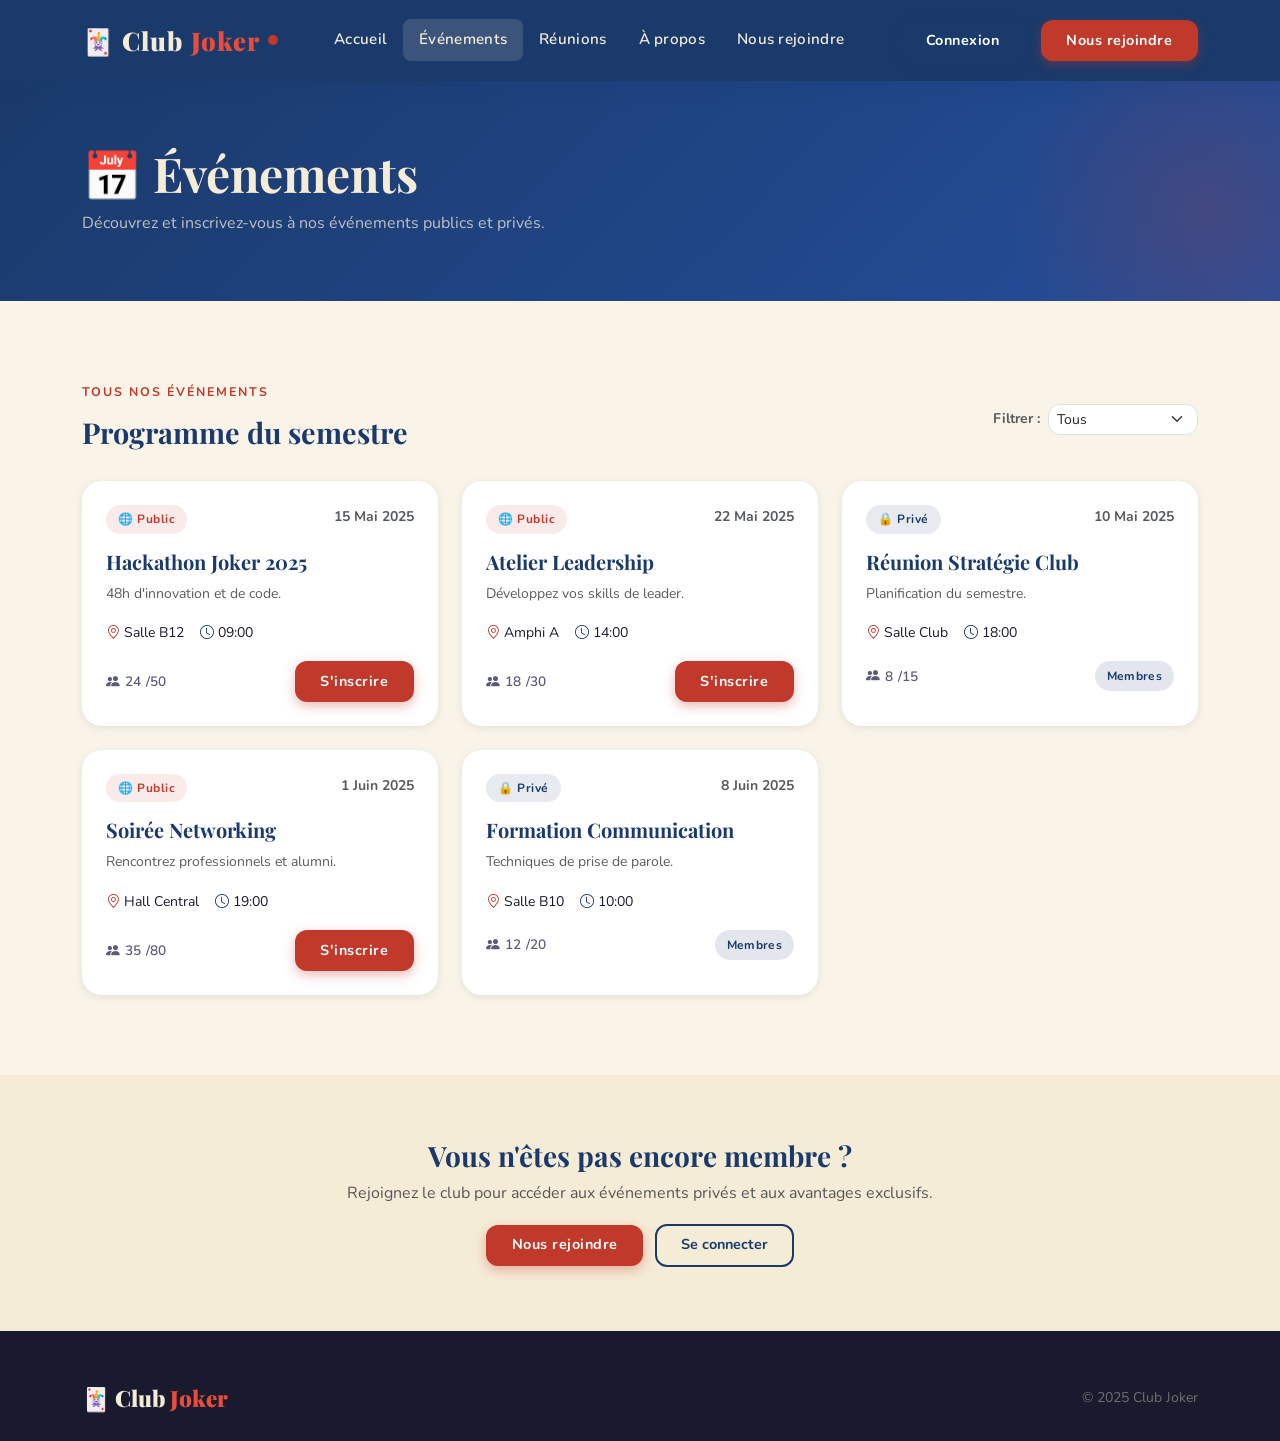
<file: evenements.html>
<!DOCTYPE html>
<html lang="fr">
<head>
  <meta charset="UTF-8">
  <meta name="viewport" content="width=device-width, initial-scale=1.0">
  <title>Club Joker — Événements</title>
  <link rel="stylesheet" href="https://cdn.jsdelivr.net/npm/bootstrap@5.3.2/dist/css/bootstrap.min.css">
  <link rel="stylesheet" href="https://cdn.jsdelivr.net/npm/bootstrap-icons@1.11.3/font/bootstrap-icons.css">
  <link rel="stylesheet" href="style.css">
</head>
<body data-page="evenements">

  <!-- NAVBAR -->
  <nav class="navbar navbar-joker navbar-expand-lg">
    <div class="container">
      <a class="navbar-brand" href="index.html">🃏 Club <span style="color:var(--red-light)">Joker</span><span class="brand-dot"></span></a>
      <button class="navbar-toggler" type="button" data-bs-toggle="collapse" data-bs-target="#mainNav" aria-label="Menu">
        <span class="navbar-toggler-icon"></span>
      </button>
      <div class="collapse navbar-collapse" id="mainNav">
        <ul class="navbar-nav me-auto ms-4">
          <li class="nav-item"><a class="nav-link" href="index.html">Accueil</a></li>
          <li class="nav-item"><a class="nav-link active" href="evenements.html">Événements</a></li>
          <li class="nav-item"><a class="nav-link" href="reunions.html">Réunions</a></li>
          <li class="nav-item"><a class="nav-link" href="index.html#a-propos">À propos</a></li>
          <li class="nav-item"><a class="nav-link" href="index.html#rejoindre">Nous rejoindre</a></li>
        </ul>
        <div class="d-flex gap-2 mt-2 mt-lg-0" id="nav-auth-links">
          <a href="login.html" class="btn btn-joker-blue btn-sm">Connexion</a>
          <a href="index.html#rejoindre" class="btn btn-joker-red btn-sm">Nous rejoindre</a>
        </div>
      </div>
    </div>
  </nav>

  <!-- PAGE HEADER -->
  <div class="page-header">
    <div class="container" style="position:relative;z-index:2;">
      <h1 class="animate-fadeInUp">📅 Événements</h1>
      <p class="animate-fadeInUp delay-1">Découvrez et inscrivez-vous à nos événements publics et privés.</p>
    </div>
  </div>

  <!-- EVENTS SECTION -->
  <section class="section-pad">
    <div class="container">
      <!-- Filter Bar -->
      <div class="d-flex align-items-center justify-content-between flex-wrap gap-3 mb-4">
        <div class="section-heading mb-0">
          <span class="overline">Tous nos événements</span>
          <h2 style="font-size:1.8rem">Programme du semestre</h2>
        </div>
        <div class="d-flex gap-2 align-items-center">
          <label class="small fw-bold text-muted">Filtrer :</label>
          <select class="form-select form-select-sm rounded-joker" id="filter-type" style="width:150px">
            <option value="all">Tous</option>
            <option value="public">🌐 Publics</option>
            <option value="private">🔒 Privés</option>
          </select>
        </div>
      </div>

      <div class="row g-4" id="events-container">
        <!-- Rendered by JS -->
      </div>
    </div>
  </section>

  <!-- CTA -->
  <section style="background:var(--beige);padding:4rem 0">
    <div class="container text-center">
      <h3 class="text-blue mb-2">Vous n'êtes pas encore membre ?</h3>
      <p class="text-muted mb-3">Rejoignez le club pour accéder aux événements privés et aux avantages exclusifs.</p>
      <a href="index.html#rejoindre" class="btn btn-joker-red me-2">Nous rejoindre</a>
      <a href="login.html" class="btn btn-joker-outline">Se connecter</a>
    </div>
  </section>

  <!-- FOOTER -->
  <footer class="footer-joker">
    <div class="container">
      <div class="row align-items-center">
        <div class="col-sm-6 footer-brand">🃏 Club <span style="color:var(--red-light)">Joker</span></div>
        <div class="col-sm-6 text-sm-end small" style="color:rgba(245,236,215,0.4)">© 2025 Club Joker</div>
      </div>
    </div>
  </footer>

  <script src="https://cdn.jsdelivr.net/npm/bootstrap@5.3.2/dist/js/bootstrap.bundle.min.js"></script>
  <script src="script.js"></script>
</body>
</html>
</file>
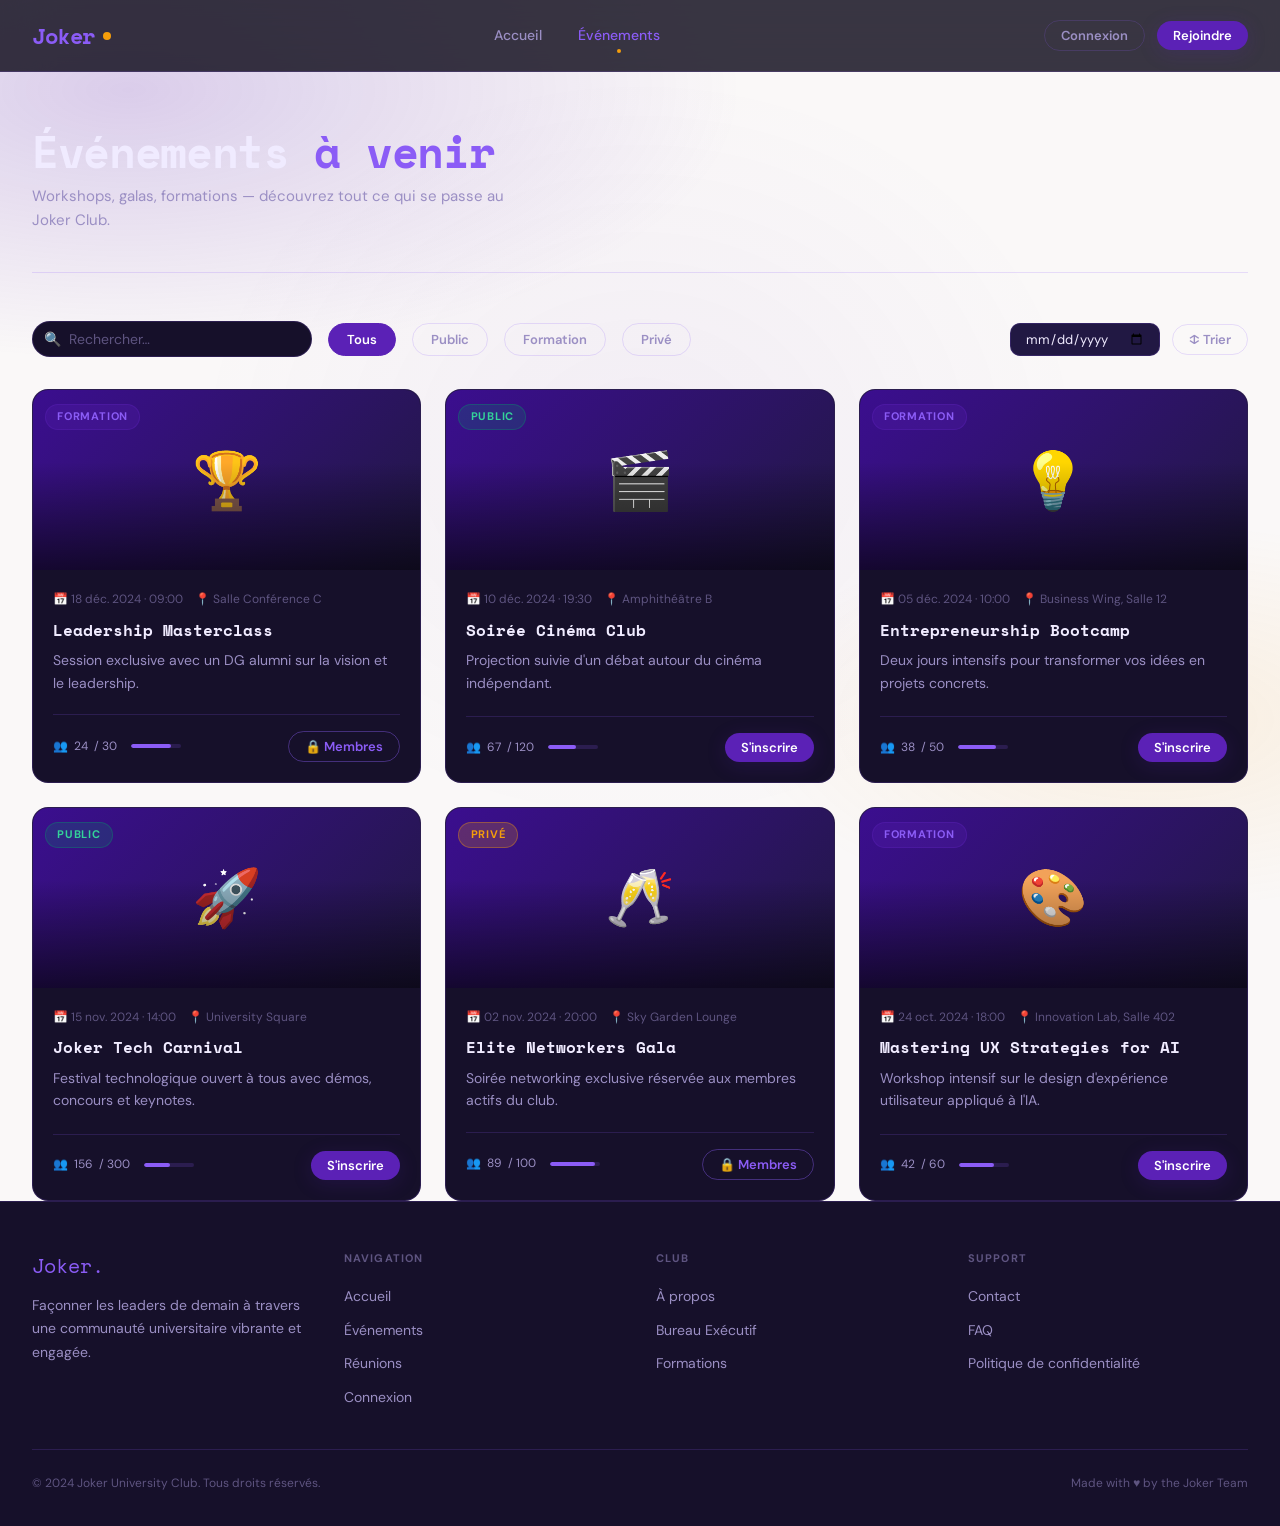
<file: events.html>
<!DOCTYPE html>
<html lang="fr">
<head>
  <meta charset="utf-8"/>
  <meta name="viewport" content="width=device-width, initial-scale=1.0"/>
  <title>Événements — Joker University Club</title>
  <link rel="stylesheet" href="css/styles.css"/>
</head>
<body>

  <div id="nav-root"></div>

  <main class="page-wrapper">
    <div class="container">

      <!-- Page Hero -->
      <div class="page-hero">
        <div class="page-hero-inner">
          <div>
            <h1>Événements <span style="color:var(--primary-light)">à venir</span></h1>
            <p>Workshops, galas, formations — découvrez tout ce qui se passe au Joker Club.</p>
          </div>
          <button class="btn btn-accent" id="admin-add-btn" style="display:none;">
            ＋ Ajouter un événement
          </button>
        </div>
      </div>

      <!-- Filters -->
      <div class="filters-bar">
        <div class="search-input-wrap">
          <span class="search-icon">🔍</span>
          <input type="text" id="ev-search" placeholder="Rechercher…"/>
        </div>
        <button class="filter-pill active" data-filter="all">Tous</button>
        <button class="filter-pill" data-filter="public">Public</button>
        <button class="filter-pill" data-filter="formation">Formation</button>
        <button class="filter-pill" data-filter="prive">Privé</button>
        <div style="margin-left:auto;display:flex;align-items:center;gap:0.75rem;">
          <input type="date" id="ev-date-filter" style="background:var(--bg-elevated);border:1px solid var(--border);border-radius:var(--radius-md);padding:0.4rem 0.875rem;font-size:0.8125rem;color:var(--text);outline:none;"/>
          <button class="btn btn-ghost btn-sm" id="sort-btn">↕ Trier</button>
        </div>
      </div>

      <!-- Events Grid -->
      <div class="events-grid stagger" id="events-grid">
        <!-- Injected by JS -->
      </div>

    </div>
  </main>

  <!-- ADD EVENT MODAL (admin) -->
  <div class="modal-overlay" id="modal-add-event">
    <div class="modal anim-scale">
      <div class="modal-header">
        <h2 class="modal-title">✦ Nouvel Événement</h2>
        <button class="modal-close" onclick="JokerModal.close('modal-add-event')">×</button>
      </div>
      <form id="add-event-form">
        <div class="form-group">
          <label class="form-label">Titre</label>
          <input class="form-input" id="ae-title" type="text" placeholder="Nom de l'événement" required/>
        </div>
        <div class="form-row">
          <div class="form-group">
            <label class="form-label">Date</label>
            <input class="form-input" id="ae-date" type="date" required/>
          </div>
          <div class="form-group">
            <label class="form-label">Heure</label>
            <input class="form-input" id="ae-time" type="time" value="18:00"/>
          </div>
        </div>
        <div class="form-row">
          <div class="form-group">
            <label class="form-label">Type</label>
            <select class="form-select" id="ae-type">
              <option value="public">Public</option>
              <option value="formation">Formation</option>
              <option value="prive">Privé</option>
            </select>
          </div>
          <div class="form-group">
            <label class="form-label">Accès</label>
            <select class="form-select" id="ae-access">
              <option value="public">Public</option>
              <option value="members">Membres</option>
            </select>
          </div>
        </div>
        <div class="form-group">
          <label class="form-label">Lieu</label>
          <input class="form-input" id="ae-location" type="text" placeholder="Salle, bâtiment…"/>
        </div>
        <div class="form-group">
          <label class="form-label">Description</label>
          <textarea class="form-textarea" id="ae-desc" placeholder="Décrivez l'événement…"></textarea>
        </div>
        <div class="form-row">
          <div class="form-group">
            <label class="form-label">Emoji</label>
            <input class="form-input" id="ae-emoji" type="text" placeholder="🎯" maxlength="2" value="🎯"/>
          </div>
          <div class="form-group">
            <label class="form-label">Places max</label>
            <input class="form-input" id="ae-max" type="number" value="50" min="1"/>
          </div>
        </div>
        <div style="display:flex;gap:0.75rem;margin-top:0.5rem;">
          <button type="button" class="btn btn-ghost btn-block" onclick="JokerModal.close('modal-add-event')">Annuler</button>
          <button type="submit" class="btn btn-primary btn-block">✦ Publier l'événement</button>
        </div>
      </form>
    </div>
  </div>

  <!-- INSCRIPTION MODAL -->
  <div class="modal-overlay" id="modal-inscription">
    <div class="modal anim-scale">
      <div class="modal-header">
        <h2 class="modal-title">S'inscrire à l'événement</h2>
        <button class="modal-close" onclick="JokerModal.close('modal-inscription')">×</button>
      </div>
      <div id="inscription-form-wrap">
        <p style="color:var(--text-muted);margin-bottom:1.5rem;font-size:0.9375rem;">
          Événement : <strong id="inscription-event-name" style="color:var(--text);"></strong>
        </p>
        <form id="inscription-form">
          <div class="form-group">
            <label class="form-label">Nom complet</label>
            <input class="form-input" id="insc-name" type="text" placeholder="Votre nom" required/>
            <div class="form-error" id="err-name">Ce champ est requis.</div>
          </div>
          <div class="form-group">
            <label class="form-label">Email universitaire</label>
            <input class="form-input" id="insc-email" type="email" placeholder="nom@univ.fr" required/>
            <div class="form-error" id="err-email">Email invalide.</div>
          </div>
          <div class="form-group">
            <label class="form-label">Commentaire (optionnel)</label>
            <textarea class="form-textarea" id="insc-note" placeholder="Message pour l'organisateur…"></textarea>
          </div>
          <div style="display:flex;gap:0.75rem;margin-top:0.5rem;">
            <button type="button" class="btn btn-ghost btn-block" onclick="JokerModal.close('modal-inscription')">Annuler</button>
            <button type="submit" class="btn btn-primary btn-block">Envoyer la demande</button>
          </div>
        </form>
      </div>
      <div class="inscription-success" id="inscription-success">
        <div class="success-icon">✅</div>
        <h3>Demande envoyée !</h3>
        <p>Vous recevrez une confirmation par email.<br>À bientôt à l'événement !</p>
      </div>
    </div>
  </div>

  <div id="footer-root"></div>
  <div id="toast-container"></div>

  <script src="js/navigation.js"></script>
  <script src="js/index.js"></script>
  <script src="js/events.js"></script>
</body>
</html>
</file>
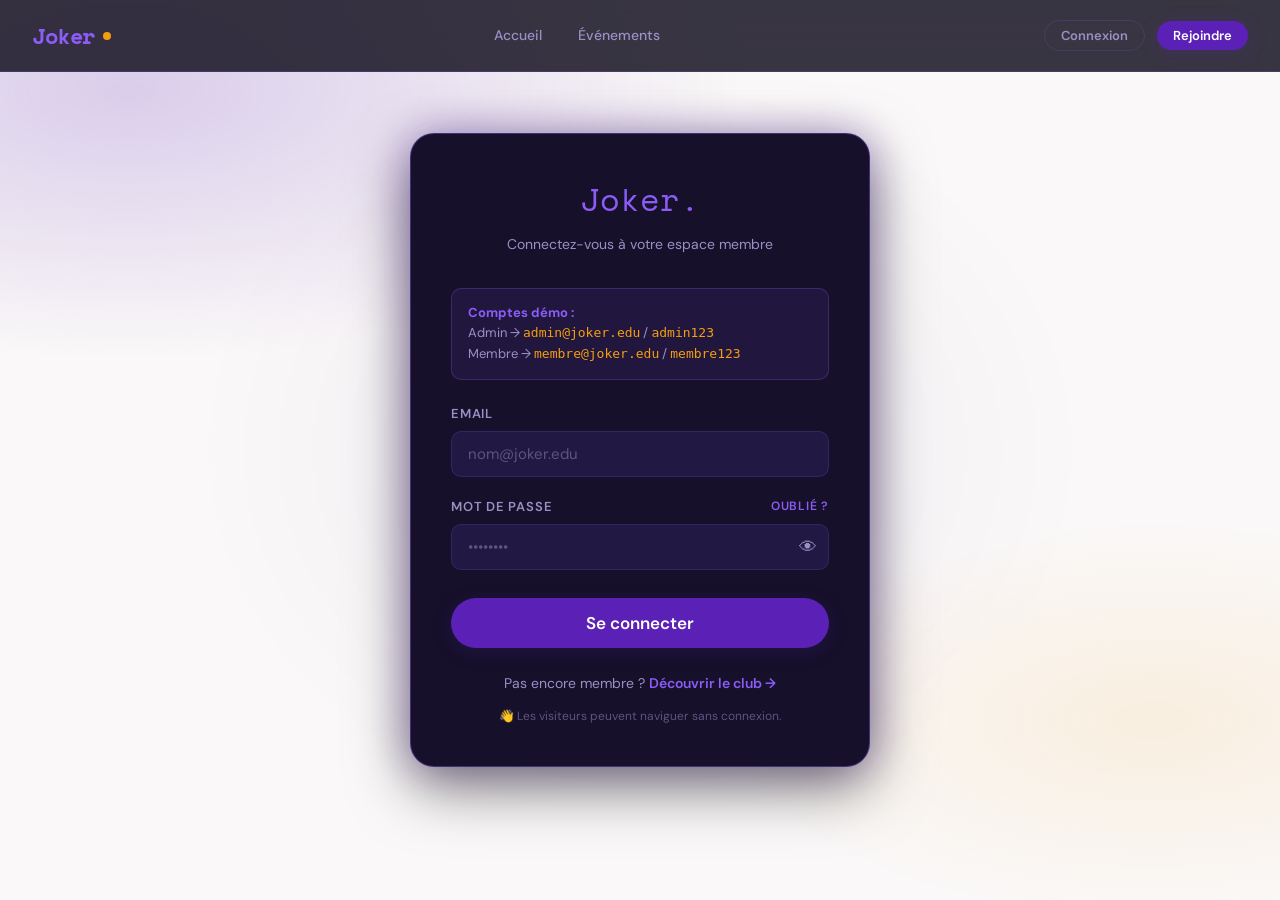
<file: login.html>
<!DOCTYPE html>
<html lang="fr">
<head>
  <meta charset="utf-8"/>
  <meta name="viewport" content="width=device-width, initial-scale=1.0"/>
  <title>Connexion — Joker University Club</title>
  <link rel="stylesheet" href="css/styles.css"/>
</head>
<body>

  <div id="nav-root"></div>

  <div class="login-page">
    <div class="login-card anim-scale">

      <div class="login-logo">Joker.</div>
      <p class="login-sub">Connectez-vous à votre espace membre</p>

      <!-- Demo info -->
      <div style="background:rgba(139,92,246,0.1);border:1px solid rgba(139,92,246,0.25);border-radius:var(--radius-md);padding:0.875rem 1rem;margin-bottom:1.5rem;font-size:0.8125rem;color:var(--text-muted);">
        <strong style="color:var(--primary-light);">Comptes démo :</strong><br>
        Admin → <code style="color:var(--accent);">admin@joker.edu</code> / <code style="color:var(--accent);">admin123</code><br>
        Membre → <code style="color:var(--accent);">membre@joker.edu</code> / <code style="color:var(--accent);">membre123</code>
      </div>

      <form id="login-form">
        <div class="form-group">
          <label class="form-label">Email</label>
          <input class="form-input" id="login-email" type="email" placeholder="nom@joker.edu" required/>
          <div class="form-error" id="err-email">Email invalide.</div>
        </div>
        <div class="form-group">
          <label class="form-label" style="display:flex;justify-content:space-between;">
            <span>Mot de passe</span>
            <a href="#" style="font-size:0.75rem;color:var(--primary-light);">Oublié ?</a>
          </label>
          <div style="position:relative;">
            <input class="form-input" id="login-password" type="password" placeholder="••••••••" required
                   style="padding-right:2.75rem;"/>
            <button type="button" id="toggle-pwd"
                    style="position:absolute;right:0.75rem;top:50%;transform:translateY(-50%);background:none;border:none;color:var(--text-muted);cursor:pointer;font-size:1.125rem;">
              👁
            </button>
          </div>
          <div class="form-error" id="err-password">Mot de passe incorrect.</div>
        </div>

        <button type="submit" class="btn btn-primary btn-block btn-lg" id="login-btn"
                style="margin-top:0.5rem;">
          Se connecter
        </button>
      </form>

      <p style="text-align:center;margin-top:1.5rem;font-size:0.875rem;color:var(--text-muted);">
        Pas encore membre ?
        <a href="index.html" style="color:var(--primary-light);font-weight:600;">
          Découvrir le club →
        </a>
      </p>

      <p style="text-align:center;margin-top:0.75rem;font-size:0.75rem;color:var(--text-faint);">
        👋 Les visiteurs peuvent naviguer sans connexion.
      </p>
    </div>
  </div>

  <div id="toast-container"></div>

  <script src="js/navigation.js"></script>
  <script src="js/login.js"></script>
</body>
</html>
</file>
<file: css/styles.css>
/* ============================================================
   JOKER UNIVERSITY CLUB — Global Styles
   Font: Clash Display + DM Sans
   Theme: Bold editorial, deep violet + amber accent
   ============================================================ */

@import url('https://fonts.googleapis.com/css2?family=DM+Sans:ital,wght@0,300;0,400;0,500;0,600;0,700;1,400&family=Space+Mono:wght@400;700&display=swap');

/* --- Design Tokens --- */
:root {
  --primary:        #5b21b6;
  --primary-dark:   #3b0e8f;
  --primary-light:  #8b5cf6;
  --primary-glow:   rgba(91,33,182,0.18);
  --accent:         #f59e0b;
  --accent-dark:    #d97706;
  --accent-light:   #fde68a;
  --danger:         #dc2626;
  --success:        #059669;
  --warning:        #d97706;

  --bg:             #faf8f8;
  --bg-card:        #16102a;
  --bg-card-hover:  #1e1638;
  --bg-elevated:    #211843;
  --border:         rgba(139,92,246,0.18);
  --border-bright:  rgba(139,92,246,0.4);

  --text:           #f0ebff;
  --text-muted:     #9b8fc4;
  --text-faint:     #5e5480;

  --font-display:   'Space Mono', monospace;
  --font-body:      'DM Sans', sans-serif;

  --radius-sm:  0.375rem;
  --radius-md:  0.625rem;
  --radius-lg:  1rem;
  --radius-xl:  1.5rem;
  --radius-full: 9999px;

  --shadow-sm:  0 2px 8px rgba(0,0,0,0.3);
  --shadow-md:  0 8px 32px rgba(0,0,0,0.4);
  --shadow-lg:  0 20px 60px rgba(0,0,0,0.5);
  --shadow-glow: 0 0 40px rgba(91,33,182,0.35);
  --shadow-accent: 0 0 40px rgba(245,158,11,0.25);

  --nav-h: 72px;
  --transition: 0.22s cubic-bezier(0.4,0,0.2,1);
}

/* --- Reset --- */
*, *::before, *::after { box-sizing: border-box; margin: 0; padding: 0; }
html { scroll-behavior: smooth; }
body {
  font-family: var(--font-body);
  background: var(--bg);
  color: var(--text);
  line-height: 1.6;
  -webkit-font-smoothing: antialiased;
  overflow-x: hidden;
}
img { max-width: 100%; display: block; }
a { text-decoration: none; color: inherit; }
input, select, button, textarea { font-family: var(--font-body); }
ul { list-style: none; }

/* --- Animated background --- */
body::before {
  content: '';
  position: fixed;
  inset: 0;
  background:
    radial-gradient(ellipse 80% 50% at 10% 10%, rgba(91,33,182,0.2) 0%, transparent 60%),
    radial-gradient(ellipse 60% 40% at 90% 80%, rgba(245,158,11,0.1) 0%, transparent 55%),
    radial-gradient(ellipse 50% 60% at 50% 50%, rgba(91,33,182,0.05) 0%, transparent 70%);
  pointer-events: none;
  z-index: 0;
}

/* ============================================================
   NAVIGATION
   ============================================================ */
.nav-header {
  position: fixed;
  top: 0; left: 0; right: 0;
  height: var(--nav-h);
  z-index: 100;
  background: rgba(14,10,26,0.82);
  backdrop-filter: blur(24px);
  -webkit-backdrop-filter: blur(24px);
  border-bottom: 1px solid var(--border);
}
.nav-inner {
  max-width: 1320px;
  margin: 0 auto;
  height: 100%;
  padding: 0 2rem;
  display: flex;
  align-items: center;
  justify-content: space-between;
  gap: 2rem;
}
.nav-logo {
  font-family: var(--font-display);
  font-size: 1.375rem;
  font-weight: 700;
  color: var(--primary-light);
  letter-spacing: -0.02em;
  cursor: pointer;
  transition: color var(--transition);
  display: flex;
  align-items: center;
  gap: 0.5rem;
}
.nav-logo .logo-dot {
  width: 8px; height: 8px;
  background: var(--accent);
  border-radius: 50%;
  display: inline-block;
  animation: pulse-dot 2s infinite;
}
@keyframes pulse-dot {
  0%,100% { opacity: 1; transform: scale(1); }
  50% { opacity: 0.5; transform: scale(0.7); }
}
.nav-links {
  display: flex;
  align-items: center;
  gap: 0.25rem;
}
.nav-links a {
  font-size: 0.875rem;
  font-weight: 500;
  color: var(--text-muted);
  padding: 0.5rem 1rem;
  border-radius: var(--radius-md);
  transition: color var(--transition), background var(--transition);
  position: relative;
}
.nav-links a:hover { color: var(--text); background: rgba(255,255,255,0.05); }
.nav-links a.active { color: var(--primary-light); }
.nav-links a.active::after {
  content: '';
  position: absolute;
  bottom: 2px; left: 50%;
  transform: translateX(-50%);
  width: 4px; height: 4px;
  background: var(--accent);
  border-radius: 50%;
}
.nav-actions { display: flex; align-items: center; gap: 0.75rem; }

/* User badge shown when logged in */
.nav-user-badge {
  display: none;
  align-items: center;
  gap: 0.5rem;
  padding: 0.375rem 0.875rem;
  background: var(--bg-elevated);
  border: 1px solid var(--border);
  border-radius: var(--radius-full);
  font-size: 0.8125rem;
  font-weight: 600;
  color: var(--primary-light);
}
.nav-user-badge.visible { display: flex; }
.nav-user-dot {
  width: 7px; height: 7px;
  background: var(--success);
  border-radius: 50%;
}

/* ============================================================
   BUTTONS
   ============================================================ */
.btn {
  display: inline-flex;
  align-items: center;
  justify-content: center;
  gap: 0.5rem;
  padding: 0.625rem 1.5rem;
  border-radius: var(--radius-full);
  font-family: var(--font-body);
  font-size: 0.9375rem;
  font-weight: 600;
  border: none;
  cursor: pointer;
  transition: all var(--transition);
  white-space: nowrap;
  position: relative;
  overflow: hidden;
}
.btn::after {
  content: '';
  position: absolute;
  inset: 0;
  background: rgba(255,255,255,0);
  transition: background 0.15s;
}
.btn:hover::after { background: rgba(255,255,255,0.07); }
.btn:active { transform: scale(0.96); }

.btn-primary {
  background: var(--primary);
  color: #fff;
  box-shadow: 0 4px 20px var(--primary-glow);
}
.btn-primary:hover { background: var(--primary-dark); box-shadow: var(--shadow-glow); }

.btn-accent {
  background: var(--accent);
  color: #1a0e00;
  box-shadow: 0 4px 20px rgba(245,158,11,0.25);
}
.btn-accent:hover { background: var(--accent-dark); box-shadow: var(--shadow-accent); }

.btn-outline {
  background: transparent;
  color: var(--primary-light);
  border: 1.5px solid var(--border-bright);
}
.btn-outline:hover { background: var(--primary-glow); border-color: var(--primary-light); }

.btn-ghost {
  background: transparent;
  color: var(--text-muted);
  border: 1.5px solid var(--border);
}
.btn-ghost:hover { color: var(--text); background: rgba(255,255,255,0.05); }

.btn-danger {
  background: var(--danger);
  color: #fff;
}
.btn-danger:hover { background: #b91c1c; }

.btn-sm { padding: 0.375rem 1rem; font-size: 0.8125rem; }
.btn-lg { padding: 0.875rem 2.5rem; font-size: 1.0625rem; }
.btn-block { width: 100%; }

.btn-icon {
  width: 36px; height: 36px;
  padding: 0;
  border-radius: var(--radius-md);
  background: var(--bg-elevated);
  border: 1px solid var(--border);
  color: var(--text-muted);
  display: inline-flex;
  align-items: center;
  justify-content: center;
  cursor: pointer;
  transition: all var(--transition);
}
.btn-icon:hover { color: var(--text); border-color: var(--border-bright); }
.btn-icon svg { width: 16px; height: 16px; }

/* ============================================================
   LAYOUT
   ============================================================ */
.page-wrapper {
  padding-top: var(--nav-h);
  min-height: 100vh;
  position: relative;
  z-index: 1;
}
.container {
  max-width: 1320px;
  margin: 0 auto;
  padding: 0 2rem;
}
.section { padding: 5rem 0; }
.section-sm { padding: 3rem 0; }

/* ============================================================
   CARDS
   ============================================================ */
.card {
  background: var(--bg-card);
  border: 1px solid var(--border);
  border-radius: var(--radius-lg);
  transition: transform var(--transition), box-shadow var(--transition), border-color var(--transition);
  overflow: hidden;
}
.card:hover {
  transform: translateY(-4px);
  box-shadow: var(--shadow-lg);
  border-color: var(--border-bright);
}

/* ============================================================
   BADGES
   ============================================================ */
.badge {
  display: inline-flex;
  align-items: center;
  gap: 0.3rem;
  padding: 0.2rem 0.7rem;
  border-radius: var(--radius-full);
  font-size: 0.6875rem;
  font-weight: 700;
  text-transform: uppercase;
  letter-spacing: 0.07em;
}
.badge-primary  { background: rgba(91,33,182,0.25); color: var(--primary-light); border: 1px solid rgba(91,33,182,0.4); }
.badge-accent   { background: rgba(245,158,11,0.2); color: var(--accent); border: 1px solid rgba(245,158,11,0.35); }
.badge-success  { background: rgba(5,150,105,0.2); color: #34d399; border: 1px solid rgba(5,150,105,0.35); }
.badge-danger   { background: rgba(220,38,38,0.2); color: #f87171; border: 1px solid rgba(220,38,38,0.35); }
.badge-muted    { background: rgba(255,255,255,0.06); color: var(--text-muted); border: 1px solid var(--border); }

/* ============================================================
   FORMS
   ============================================================ */
.form-group { margin-bottom: 1.25rem; }
.form-label {
  display: block;
  font-size: 0.8125rem;
  font-weight: 600;
  color: var(--text-muted);
  margin-bottom: 0.4rem;
  text-transform: uppercase;
  letter-spacing: 0.06em;
}
.form-input, .form-select, .form-textarea {
  width: 100%;
  background: var(--bg-elevated);
  border: 1px solid var(--border);
  border-radius: var(--radius-md);
  padding: 0.75rem 1rem;
  font-family: var(--font-body);
  font-size: 0.9375rem;
  color: var(--text);
  outline: none;
  transition: border-color var(--transition), box-shadow var(--transition);
}
.form-input:focus, .form-select:focus, .form-textarea:focus {
  border-color: var(--primary-light);
  box-shadow: 0 0 0 3px rgba(139,92,246,0.15);
}
.form-input::placeholder, .form-textarea::placeholder { color: var(--text-faint); }
.form-select { cursor: pointer; }
.form-select option { background: var(--bg-elevated); }
.form-textarea { resize: vertical; min-height: 100px; }
.form-row { display: grid; grid-template-columns: 1fr 1fr; gap: 1rem; }
.form-error {
  font-size: 0.75rem;
  color: #f87171;
  margin-top: 0.3rem;
  display: none;
}
.form-error.show { display: block; }

/* ============================================================
   MODAL
   ============================================================ */
.modal-overlay {
  position: fixed;
  inset: 0;
  background: rgba(0,0,0,0.7);
  backdrop-filter: blur(6px);
  z-index: 200;
  display: none;
  align-items: center;
  justify-content: center;
  padding: 2rem;
  animation: fadeIn 0.2s ease;
}
.modal-overlay.open { display: flex; }
.modal {
  background: var(--bg-card);
  border: 1px solid var(--border-bright);
  border-radius: var(--radius-xl);
  padding: 2rem;
  width: 100%;
  max-width: 520px;
  max-height: 90vh;
  overflow-y: auto;
  position: relative;
  animation: slideUp 0.3s cubic-bezier(0.16,1,0.3,1);
}
.modal-header {
  display: flex;
  align-items: center;
  justify-content: space-between;
  margin-bottom: 1.5rem;
}
.modal-title {
  font-family: var(--font-display);
  font-size: 1.125rem;
  font-weight: 700;
  color: var(--text);
}
.modal-close {
  background: none;
  border: none;
  color: var(--text-muted);
  cursor: pointer;
  font-size: 1.5rem;
  line-height: 1;
  padding: 0.25rem;
  transition: color var(--transition);
}
.modal-close:hover { color: var(--text); }

/* ============================================================
   TOAST
   ============================================================ */
#toast-container {
  position: fixed;
  bottom: 1.5rem;
  right: 1.5rem;
  z-index: 9999;
  display: flex;
  flex-direction: column;
  gap: 0.5rem;
  pointer-events: none;
}
.toast {
  padding: 0.875rem 1.25rem;
  border-radius: var(--radius-md);
  font-size: 0.875rem;
  font-weight: 600;
  color: #fff;
  pointer-events: auto;
  animation: slideUp 0.3s cubic-bezier(0.16,1,0.3,1);
  display: flex;
  align-items: center;
  gap: 0.625rem;
  min-width: 260px;
  max-width: 360px;
  border: 1px solid rgba(255,255,255,0.12);
  backdrop-filter: blur(12px);
}
.toast.success  { background: rgba(5,150,105,0.9); }
.toast.error    { background: rgba(220,38,38,0.9); }
.toast.warning  { background: rgba(217,119,6,0.9); }
.toast.info     { background: rgba(91,33,182,0.9); }
.toast.removing {
  opacity: 0;
  transform: translateX(16px);
  transition: all 0.25s ease;
}

/* ============================================================
   FOOTER
   ============================================================ */
.site-footer {
  background: var(--bg-card);
  border-top: 1px solid var(--border);
  padding: 3rem 0 2rem;
  position: relative;
  z-index: 1;
}
.footer-grid {
  display: grid;
  grid-template-columns: 1fr 1fr 1fr 1fr;
  gap: 2rem;
}
.footer-brand-name {
  font-family: var(--font-display);
  font-size: 1.25rem;
  color: var(--primary-light);
  margin-bottom: 0.75rem;
}
.footer-brand-desc { font-size: 0.875rem; color: var(--text-muted); line-height: 1.7; }
.footer-col-title {
  font-size: 0.6875rem;
  font-weight: 700;
  text-transform: uppercase;
  letter-spacing: 0.1em;
  color: var(--text-faint);
  margin-bottom: 1rem;
}
.footer-col ul { display: flex; flex-direction: column; gap: 0.5rem; }
.footer-col a { font-size: 0.875rem; color: var(--text-muted); transition: color var(--transition); }
.footer-col a:hover { color: var(--primary-light); }
.footer-bottom {
  margin-top: 2.5rem;
  padding-top: 1.5rem;
  border-top: 1px solid var(--border);
  display: flex;
  justify-content: space-between;
  align-items: center;
  flex-wrap: wrap;
  gap: 1rem;
  font-size: 0.75rem;
  color: var(--text-faint);
}

/* ============================================================
   PAGE-SPECIFIC: HERO
   ============================================================ */
.hero {
  padding: 7rem 0 5rem;
  text-align: center;
  position: relative;
}
.hero-eyebrow {
  display: inline-flex;
  align-items: center;
  gap: 0.5rem;
  padding: 0.375rem 1rem;
  background: rgba(139,92,246,0.12);
  border: 1px solid rgba(139,92,246,0.3);
  border-radius: var(--radius-full);
  font-size: 0.8125rem;
  font-weight: 600;
  color: var(--primary-light);
  letter-spacing: 0.04em;
  margin-bottom: 1.5rem;
}
.hero-eyebrow .dot { width: 6px; height: 6px; background: var(--accent); border-radius: 50%; }
.hero-title {
  font-family: var(--font-display);
  font-size: clamp(2.5rem, 6vw, 4.5rem);
  font-weight: 700;
  line-height: 1.08;
  letter-spacing: -0.03em;
  margin-bottom: 1.5rem;
}
.hero-title .highlight {
  color: var(--primary-light);
  position: relative;
}
.hero-title .accent { color: var(--accent); }
.hero-sub {
  font-size: 1.125rem;
  color: var(--text-muted);
  max-width: 540px;
  margin: 0 auto 2.5rem;
  line-height: 1.75;
}
.hero-actions { display: flex; align-items: center; justify-content: center; gap: 1rem; flex-wrap: wrap; }

/* Stats row */
.stats-row {
  display: flex;
  align-items: center;
  justify-content: center;
  gap: 3rem;
  flex-wrap: wrap;
  padding: 2rem 0;
}
.stat-item { text-align: center; }
.stat-value {
  font-family: var(--font-display);
  font-size: 2rem;
  font-weight: 700;
  color: var(--primary-light);
  line-height: 1;
}
.stat-label { font-size: 0.75rem; color: var(--text-muted); text-transform: uppercase; letter-spacing: 0.08em; margin-top: 0.25rem; }

/* ============================================================
   EVENT CARDS
   ============================================================ */
.events-grid {
  display: grid;
  grid-template-columns: repeat(auto-fill, minmax(320px, 1fr));
  gap: 1.5rem;
}
.event-card {
  background: var(--bg-card);
  border: 1px solid var(--border);
  border-radius: var(--radius-lg);
  overflow: hidden;
  transition: transform var(--transition), box-shadow var(--transition), border-color var(--transition);
  display: flex;
  flex-direction: column;
}
.event-card:hover {
  transform: translateY(-6px);
  box-shadow: 0 24px 60px rgba(0,0,0,0.5), var(--shadow-glow);
  border-color: var(--border-bright);
}
.event-img {
  height: 180px;
  position: relative;
  overflow: hidden;
  background: linear-gradient(135deg, var(--primary-dark), var(--bg-elevated));
  display: flex;
  align-items: center;
  justify-content: center;
}
.event-img-emoji { font-size: 3.5rem; }
.event-img-overlay {
  position: absolute;
  inset: 0;
  background: linear-gradient(to bottom, transparent 40%, rgba(0,0,0,0.6));
}
.event-img-badge {
  position: absolute;
  top: 0.75rem; left: 0.75rem;
}
.event-body { padding: 1.25rem; flex: 1; display: flex; flex-direction: column; }
.event-meta {
  display: flex;
  align-items: center;
  gap: 0.75rem;
  font-size: 0.75rem;
  color: var(--text-faint);
  margin-bottom: 0.625rem;
}
.event-title {
  font-family: var(--font-display);
  font-size: 1rem;
  font-weight: 700;
  color: var(--text);
  margin-bottom: 0.5rem;
  line-height: 1.35;
}
.event-desc {
  font-size: 0.875rem;
  color: var(--text-muted);
  line-height: 1.6;
  flex: 1;
  margin-bottom: 1.25rem;
}
.event-footer {
  display: flex;
  align-items: center;
  justify-content: space-between;
  padding-top: 1rem;
  border-top: 1px solid var(--border);
  gap: 0.5rem;
}
.event-participants {
  font-size: 0.75rem;
  color: var(--text-muted);
  display: flex;
  align-items: center;
  gap: 0.375rem;
}

/* ============================================================
   MEETING CARDS (GRID)
   ============================================================ */
.meetings-grid {
  display: grid;
  grid-template-columns: repeat(auto-fill, minmax(280px, 1fr));
  gap: 1.25rem;
}
.meeting-card {
  background: var(--bg-card);
  border: 1px solid var(--border);
  border-radius: var(--radius-lg);
  padding: 1.5rem;
  transition: transform var(--transition), border-color var(--transition);
}
.meeting-card:hover { transform: translateY(-3px); border-color: var(--border-bright); }
.meeting-card-header {
  display: flex;
  align-items: flex-start;
  justify-content: space-between;
  margin-bottom: 1rem;
}
.meeting-type-icon {
  width: 44px; height: 44px;
  border-radius: var(--radius-md);
  background: var(--primary-glow);
  border: 1px solid rgba(139,92,246,0.3);
  display: flex;
  align-items: center;
  justify-content: center;
  font-size: 1.25rem;
}
.meeting-title {
  font-family: var(--font-display);
  font-size: 0.9375rem;
  font-weight: 700;
  color: var(--text);
  margin-bottom: 0.375rem;
}
.meeting-meta { font-size: 0.8125rem; color: var(--text-muted); }

/* ============================================================
   TASK ITEMS
   ============================================================ */
.task-list { display: flex; flex-direction: column; gap: 0.625rem; }
.task-item {
  background: var(--bg-card);
  border: 1px solid var(--border);
  border-radius: var(--radius-md);
  padding: 1rem 1.25rem;
  display: flex;
  align-items: center;
  gap: 1rem;
  transition: all var(--transition);
}
.task-item:hover { border-color: var(--border-bright); background: var(--bg-card-hover); }
.task-item.done { opacity: 0.5; }
.task-item.done .task-title { text-decoration: line-through; }
.task-check {
  width: 20px; height: 20px;
  border-radius: 5px;
  border: 2px solid var(--border-bright);
  background: transparent;
  cursor: pointer;
  display: flex;
  align-items: center;
  justify-content: center;
  transition: all var(--transition);
  flex-shrink: 0;
}
.task-check.checked { background: var(--primary); border-color: var(--primary); }
.task-check.checked::after { content: '✓'; font-size: 0.75rem; color: #fff; }
.task-title { font-weight: 500; font-size: 0.9375rem; flex: 1; }
.task-due { font-size: 0.75rem; color: var(--text-muted); }
.task-priority-bar {
  width: 4px;
  align-self: stretch;
  border-radius: 4px;
  flex-shrink: 0;
}
.priority-high { background: var(--danger); }
.priority-med  { background: var(--accent); }
.priority-low  { background: var(--success); }

/* ============================================================
   DASHBOARD COMPONENTS
   ============================================================ */
.dash-grid {
  display: grid;
  grid-template-columns: repeat(auto-fill, minmax(220px, 1fr));
  gap: 1.25rem;
  margin-bottom: 2.5rem;
}
.dash-card {
  background: var(--bg-card);
  border: 1px solid var(--border);
  border-radius: var(--radius-lg);
  padding: 1.5rem;
  transition: all var(--transition);
}
.dash-card:hover { border-color: var(--border-bright); box-shadow: var(--shadow-md); }
.dash-card-icon {
  font-size: 2rem;
  margin-bottom: 0.75rem;
}
.dash-card-value {
  font-family: var(--font-display);
  font-size: 2rem;
  font-weight: 700;
  color: var(--primary-light);
  line-height: 1;
  margin-bottom: 0.25rem;
}
.dash-card-label { font-size: 0.8125rem; color: var(--text-muted); }

.section-header {
  display: flex;
  align-items: center;
  justify-content: space-between;
  margin-bottom: 1.25rem;
  flex-wrap: wrap;
  gap: 0.75rem;
}
.section-title {
  font-family: var(--font-display);
  font-size: 1.125rem;
  font-weight: 700;
  color: var(--text);
}

/* Members table */
.members-table {
  width: 100%;
  border-collapse: collapse;
  font-size: 0.875rem;
}
.members-table th {
  text-align: left;
  padding: 0.75rem 1rem;
  font-size: 0.6875rem;
  font-weight: 700;
  text-transform: uppercase;
  letter-spacing: 0.08em;
  color: var(--text-faint);
  border-bottom: 1px solid var(--border);
}
.members-table td {
  padding: 0.875rem 1rem;
  border-bottom: 1px solid rgba(139,92,246,0.07);
  color: var(--text-muted);
  transition: background var(--transition);
}
.members-table tr:hover td { background: rgba(255,255,255,0.02); }
.member-name { font-weight: 600; color: var(--text); }
.member-avatar {
  width: 32px; height: 32px;
  border-radius: 50%;
  background: linear-gradient(135deg, var(--primary), var(--primary-light));
  display: inline-flex;
  align-items: center;
  justify-content: center;
  font-size: 0.8125rem;
  font-weight: 700;
  color: #fff;
  margin-right: 0.5rem;
}

/* ============================================================
   LOGIN PAGE
   ============================================================ */
.login-page {
  min-height: 100vh;
  display: flex;
  align-items: center;
  justify-content: center;
  padding: 2rem;
  position: relative;
  z-index: 1;
}
.login-card {
  background: var(--bg-card);
  border: 1px solid var(--border-bright);
  border-radius: var(--radius-xl);
  padding: 2.5rem;
  width: 100%;
  max-width: 460px;
  box-shadow: var(--shadow-lg), var(--shadow-glow);
}
.login-logo {
  text-align: center;
  font-family: var(--font-display);
  font-size: 2rem;
  color: var(--primary-light);
  margin-bottom: 0.5rem;
}
.login-sub {
  text-align: center;
  font-size: 0.875rem;
  color: var(--text-muted);
  margin-bottom: 2rem;
}
.role-pills {
  display: flex;
  background: var(--bg-elevated);
  padding: 4px;
  border-radius: var(--radius-full);
  margin-bottom: 1.75rem;
}
.role-pill {
  flex: 1;
  text-align: center;
  padding: 0.5rem;
  border-radius: var(--radius-full);
  font-size: 0.8125rem;
  font-weight: 600;
  color: var(--text-muted);
  cursor: pointer;
  transition: all var(--transition);
  border: none;
  background: transparent;
}
.role-pill.active { background: var(--primary); color: #fff; }

/* ============================================================
   PAGE HERO VARIATION (for inner pages)
   ============================================================ */
.page-hero {
  padding: 3.5rem 0 2.5rem;
  border-bottom: 1px solid var(--border);
  margin-bottom: 3rem;
}
.page-hero-inner {
  display: flex;
  align-items: flex-end;
  justify-content: space-between;
  gap: 2rem;
  flex-wrap: wrap;
}
.page-hero h1 {
  font-family: var(--font-display);
  font-size: clamp(1.75rem, 4vw, 2.75rem);
  font-weight: 700;
  line-height: 1.1;
  letter-spacing: -0.03em;
}
.page-hero p {
  color: var(--text-muted);
  margin-top: 0.5rem;
  font-size: 0.9375rem;
  max-width: 480px;
}

/* ============================================================
   FILTERS BAR
   ============================================================ */
.filters-bar {
  display: flex;
  align-items: center;
  gap: 1rem;
  margin-bottom: 2rem;
  flex-wrap: wrap;
}
.filter-pill {
  padding: 0.4375rem 1.125rem;
  border-radius: var(--radius-full);
  font-size: 0.8125rem;
  font-weight: 600;
  border: 1.5px solid var(--border);
  background: transparent;
  color: var(--text-muted);
  cursor: pointer;
  transition: all var(--transition);
}
.filter-pill:hover { border-color: var(--border-bright); color: var(--text); }
.filter-pill.active { background: var(--primary); border-color: var(--primary); color: #fff; }
.search-input-wrap { flex: 1; max-width: 280px; position: relative; }
.search-input-wrap input {
  width: 100%;
  background: var(--bg-card);
  border: 1px solid var(--border);
  border-radius: var(--radius-full);
  padding: 0.5rem 1rem 0.5rem 2.25rem;
  font-size: 0.875rem;
  color: var(--text);
  outline: none;
  transition: border-color var(--transition);
}
.search-input-wrap input:focus { border-color: var(--border-bright); }
.search-input-wrap input::placeholder { color: var(--text-faint); }
.search-icon {
  position: absolute;
  left: 0.75rem; top: 50%;
  transform: translateY(-50%);
  color: var(--text-faint);
  font-size: 0.875rem;
}

/* ============================================================
   INSCRIPTION FORM (for event registration)
   ============================================================ */
.inscription-success {
  text-align: center;
  padding: 2rem 0;
  display: none;
}
.inscription-success.show { display: block; }
.inscription-success .success-icon { font-size: 3rem; margin-bottom: 1rem; }
.inscription-success h3 {
  font-family: var(--font-display);
  font-size: 1.25rem;
  color: var(--text);
  margin-bottom: 0.5rem;
}
.inscription-success p { color: var(--text-muted); font-size: 0.9375rem; }

/* ============================================================
   ATTENDANCE
   ============================================================ */
.attendance-row {
  display: flex;
  align-items: center;
  gap: 1rem;
  padding: 0.75rem 1rem;
  border-radius: var(--radius-md);
  border: 1px solid var(--border);
  background: var(--bg-card);
  margin-bottom: 0.5rem;
  transition: all var(--transition);
}
.attendance-row.present { border-color: rgba(5,150,105,0.4); background: rgba(5,150,105,0.06); }
.attendance-check { cursor: pointer; accent-color: var(--primary); width: 18px; height: 18px; }

/* ============================================================
   ANIMATIONS
   ============================================================ */
@keyframes fadeIn   { from { opacity: 0; } to { opacity: 1; } }
@keyframes slideUp  { from { opacity: 0; transform: translateY(16px); } to { opacity: 1; transform: translateY(0); } }
@keyframes slideIn  { from { opacity: 0; transform: translateX(-20px); } to { opacity: 1; transform: translateX(0); } }
@keyframes scaleIn  { from { opacity: 0; transform: scale(0.92); } to { opacity: 1; transform: scale(1); } }
@keyframes glow     { 0%,100% { box-shadow: 0 0 20px rgba(91,33,182,0.2); } 50% { box-shadow: 0 0 40px rgba(91,33,182,0.45); } }

.anim-fade { animation: fadeIn 0.4s ease; }
.anim-up   { animation: slideUp 0.4s cubic-bezier(0.16,1,0.3,1); }
.anim-scale { animation: scaleIn 0.35s cubic-bezier(0.16,1,0.3,1); }

/* Staggered children */
.stagger > * { animation: slideUp 0.5s cubic-bezier(0.16,1,0.3,1) both; }
.stagger > *:nth-child(1) { animation-delay: 0.05s; }
.stagger > *:nth-child(2) { animation-delay: 0.1s; }
.stagger > *:nth-child(3) { animation-delay: 0.15s; }
.stagger > *:nth-child(4) { animation-delay: 0.2s; }
.stagger > *:nth-child(5) { animation-delay: 0.25s; }
.stagger > *:nth-child(6) { animation-delay: 0.3s; }

/* ============================================================
   TABS
   ============================================================ */
.tab-bar {
  display: flex;
  background: var(--bg-elevated);
  padding: 4px;
  border-radius: var(--radius-full);
  gap: 2px;
}
.tab-btn {
  padding: 0.5rem 1.25rem;
  border-radius: var(--radius-full);
  border: none;
  background: transparent;
  font-family: var(--font-body);
  font-size: 0.875rem;
  font-weight: 600;
  color: var(--text-muted);
  cursor: pointer;
  transition: all var(--transition);
}
.tab-btn.active { background: var(--primary); color: #fff; }
.tab-content { display: none; }
.tab-content.active { display: block; animation: fadeIn 0.25s ease; }

/* ============================================================
   EMPTY STATE
   ============================================================ */
.empty-state {
  text-align: center;
  padding: 3rem 2rem;
  color: var(--text-muted);
}
.empty-state-icon { font-size: 2.5rem; margin-bottom: 0.75rem; }
.empty-state h3 { font-family: var(--font-display); margin-bottom: 0.5rem; color: var(--text); }

/* ============================================================
   RESPONSIVE
   ============================================================ */
@media (max-width: 1024px) {
  .footer-grid { grid-template-columns: 1fr 1fr; }
}
@media (max-width: 768px) {
  .nav-links { display: none; }
  .form-row { grid-template-columns: 1fr; }
  .footer-grid { grid-template-columns: 1fr; }
  .page-hero-inner { flex-direction: column; align-items: flex-start; }
  .events-grid { grid-template-columns: 1fr; }
  .meetings-grid { grid-template-columns: 1fr; }
}
@media (max-width: 480px) {
  .hero { padding: 4rem 0 3rem; }
  .stats-row { gap: 1.5rem; }
  .login-card { padding: 1.75rem; }
}
</file>
<file: style.css>
/* ============================================================
   JOKER CLUB — style.css
   Palette : beige (#F5ECD7), bleu (#1A3A6B), rouge (#C0392B)
   ============================================================ */

@import url('https://fonts.googleapis.com/css2?family=Playfair+Display:wght@700;900&family=Nunito:wght@400;500;600;700&display=swap');

/* ── CSS Variables ── */
:root {
  --beige:       #F5ECD7;
  --beige-dark:  #E8D9BC;
  --beige-light: #FAF4E8;
  --blue:        #1A3A6B;
  --blue-mid:    #254E9B;
  --blue-light:  #3A6BC0;
  --red:         #C0392B;
  --red-dark:    #96281B;
  --red-light:   #E74C3C;
  --text-dark:   #1A1A2E;
  --text-muted:  #5A5A7A;
  --white:       #FFFFFF;
  --shadow-sm:   0 2px 8px rgba(26,58,107,0.10);
  --shadow-md:   0 4px 20px rgba(26,58,107,0.15);
  --shadow-lg:   0 8px 40px rgba(26,58,107,0.20);
  --radius:      12px;
  --radius-lg:   20px;
  --transition:  0.3s cubic-bezier(0.4,0,0.2,1);
}

/* ── Reset & Base ── */
*, *::before, *::after { box-sizing: border-box; margin: 0; padding: 0; }

html { scroll-behavior: smooth; }

body {
  font-family: 'Nunito', sans-serif;
  background: var(--beige-light);
  color: var(--text-dark);
  line-height: 1.7;
  overflow-x: hidden;
}

h1, h2, h3, h4, h5 {
  font-family: 'Playfair Display', serif;
  font-weight: 700;
}

a { text-decoration: none; transition: color var(--transition); }

/* ── Navbar ── */
.navbar-joker {
  background: var(--blue) !important;
  padding: 0.85rem 0;
  box-shadow: var(--shadow-md);
  position: sticky;
  top: 0;
  z-index: 1050;
}

.navbar-joker .navbar-brand {
  font-family: 'Playfair Display', serif;
  font-size: 1.6rem;
  font-weight: 900;
  color: var(--beige) !important;
  letter-spacing: 1px;
  display: flex;
  align-items: center;
  gap: 0.5rem;
}

.navbar-joker .navbar-brand .brand-dot {
  width: 10px; height: 10px;
  background: var(--red);
  border-radius: 50%;
  display: inline-block;
}

.navbar-joker .nav-link {
  color: var(--beige) !important;
  font-weight: 600;
  font-size: 0.95rem;
  padding: 0.5rem 1rem !important;
  border-radius: 8px;
  transition: all var(--transition);
  letter-spacing: 0.3px;
}

.navbar-joker .nav-link:hover,
.navbar-joker .nav-link.active {
  background: rgba(245,236,215,0.15);
  color: var(--beige) !important;
}

.navbar-joker .navbar-toggler {
  border-color: rgba(245,236,215,0.5);
}
.navbar-joker .navbar-toggler-icon {
  background-image: url("data:image/svg+xml,%3csvg xmlns='http://www.w3.org/2000/svg' viewBox='0 0 30 30'%3e%3cpath stroke='rgba(245,236,215,0.85)' stroke-linecap='round' stroke-miterlimit='10' stroke-width='2' d='M4 7h22M4 15h22M4 23h22'/%3e%3c/svg%3e");
}

/* ── Buttons ── */
.btn-joker-red {
  background: var(--red);
  color: var(--white);
  border: none;
  border-radius: var(--radius);
  padding: 0.6rem 1.6rem;
  font-weight: 700;
  font-size: 0.9rem;
  letter-spacing: 0.5px;
  transition: all var(--transition);
  box-shadow: 0 4px 12px rgba(192,57,43,0.35);
}
.btn-joker-red:hover {
  background: var(--red-dark);
  color: var(--white);
  transform: translateY(-2px);
  box-shadow: 0 6px 18px rgba(192,57,43,0.45);
}

.btn-joker-blue {
  background: var(--blue);
  color: var(--white);
  border: none;
  border-radius: var(--radius);
  padding: 0.6rem 1.6rem;
  font-weight: 700;
  font-size: 0.9rem;
  letter-spacing: 0.5px;
  transition: all var(--transition);
  box-shadow: 0 4px 12px rgba(26,58,107,0.30);
}
.btn-joker-blue:hover {
  background: var(--blue-mid);
  color: var(--white);
  transform: translateY(-2px);
  box-shadow: 0 6px 18px rgba(26,58,107,0.40);
}

.btn-joker-outline {
  background: transparent;
  color: var(--blue);
  border: 2px solid var(--blue);
  border-radius: var(--radius);
  padding: 0.55rem 1.5rem;
  font-weight: 700;
  font-size: 0.9rem;
  transition: all var(--transition);
}
.btn-joker-outline:hover {
  background: var(--blue);
  color: var(--white);
  transform: translateY(-2px);
}

/* ── Hero Section ── */
.hero-section {
  background: linear-gradient(135deg, var(--blue) 0%, var(--blue-mid) 50%, var(--blue) 100%);
  min-height: 92vh;
  display: flex;
  align-items: center;
  position: relative;
  overflow: hidden;
}

.hero-section::before {
  content: '';
  position: absolute;
  top: -50%;
  right: -20%;
  width: 700px;
  height: 700px;
  background: radial-gradient(circle, rgba(192,57,43,0.2) 0%, transparent 70%);
  border-radius: 50%;
}

.hero-section::after {
  content: '';
  position: absolute;
  bottom: -30%;
  left: -10%;
  width: 500px;
  height: 500px;
  background: radial-gradient(circle, rgba(245,236,215,0.08) 0%, transparent 70%);
  border-radius: 50%;
}

.hero-content { position: relative; z-index: 2; }

.hero-badge {
  display: inline-block;
  background: rgba(192,57,43,0.2);
  color: var(--red-light);
  border: 1px solid rgba(192,57,43,0.4);
  padding: 0.3rem 1rem;
  border-radius: 50px;
  font-size: 0.8rem;
  font-weight: 700;
  letter-spacing: 1.5px;
  text-transform: uppercase;
  margin-bottom: 1.5rem;
}

.hero-title {
  font-size: clamp(2.5rem, 6vw, 5rem);
  color: var(--beige);
  line-height: 1.1;
  margin-bottom: 1.5rem;
}

.hero-title span { color: var(--red-light); }

.hero-subtitle {
  color: rgba(245,236,215,0.8);
  font-size: 1.15rem;
  margin-bottom: 2.5rem;
  max-width: 520px;
}

.hero-stats {
  display: flex;
  gap: 2.5rem;
  margin-top: 3rem;
}

.hero-stat { text-align: center; }
.hero-stat .stat-num {
  font-family: 'Playfair Display', serif;
  font-size: 2.2rem;
  font-weight: 900;
  color: var(--beige);
  display: block;
}
.hero-stat .stat-label {
  color: rgba(245,236,215,0.65);
  font-size: 0.8rem;
  font-weight: 600;
  letter-spacing: 0.5px;
}

.hero-card-float {
  background: rgba(245,236,215,0.08);
  backdrop-filter: blur(20px);
  border: 1px solid rgba(245,236,215,0.15);
  border-radius: var(--radius-lg);
  padding: 2rem;
  position: relative;
  z-index: 2;
}

.hero-card-float .card-icon {
  width: 56px; height: 56px;
  background: var(--red);
  border-radius: 14px;
  display: flex;
  align-items: center;
  justify-content: center;
  font-size: 1.5rem;
  color: var(--white);
  margin-bottom: 1rem;
}

/* ── Section Headings ── */
.section-heading { margin-bottom: 3rem; }
.section-heading .overline {
  font-size: 0.78rem;
  font-weight: 700;
  letter-spacing: 2px;
  text-transform: uppercase;
  color: var(--red);
  margin-bottom: 0.75rem;
  display: block;
}
.section-heading h2 {
  font-size: clamp(1.8rem, 4vw, 2.8rem);
  color: var(--blue);
  line-height: 1.2;
}
.section-heading p {
  color: var(--text-muted);
  font-size: 1.05rem;
  max-width: 560px;
}
.section-divider {
  width: 60px; height: 4px;
  background: linear-gradient(90deg, var(--red), var(--blue-light));
  border-radius: 2px;
  margin: 1rem 0;
}

/* ── Cards ── */
.joker-card {
  background: var(--white);
  border-radius: var(--radius-lg);
  border: none;
  box-shadow: var(--shadow-sm);
  transition: all var(--transition);
  overflow: hidden;
}
.joker-card:hover {
  box-shadow: var(--shadow-lg);
  transform: translateY(-6px);
}

.joker-card .card-header-colored {
  background: linear-gradient(135deg, var(--blue), var(--blue-mid));
  padding: 1.5rem;
  color: var(--beige);
}

.joker-card .card-header-red {
  background: linear-gradient(135deg, var(--red-dark), var(--red));
  padding: 1.5rem;
  color: var(--white);
}

.event-card { border-left: 4px solid var(--blue); }
.event-card.public { border-left-color: var(--red); }
.event-card.private { border-left-color: var(--blue); }

.event-badge {
  display: inline-flex;
  align-items: center;
  gap: 0.3rem;
  padding: 0.25rem 0.75rem;
  border-radius: 50px;
  font-size: 0.75rem;
  font-weight: 700;
  letter-spacing: 0.5px;
}
.event-badge.public { background: rgba(192,57,43,0.1); color: var(--red); }
.event-badge.private { background: rgba(26,58,107,0.1); color: var(--blue); }

.participant-count {
  display: inline-flex;
  align-items: center;
  gap: 0.3rem;
  color: var(--text-muted);
  font-size: 0.85rem;
  font-weight: 600;
}

/* ── About section ── */
.about-section { background: var(--beige); padding: 6rem 0; }
.value-icon {
  width: 64px; height: 64px;
  border-radius: 16px;
  display: flex;
  align-items: center;
  justify-content: center;
  font-size: 1.6rem;
  margin-bottom: 1.2rem;
}
.value-icon.red { background: rgba(192,57,43,0.1); color: var(--red); }
.value-icon.blue { background: rgba(26,58,107,0.1); color: var(--blue); }
.value-icon.gold { background: rgba(192,150,43,0.1); color: #C09628; }

/* ── Events section ── */
.events-section { padding: 6rem 0; background: var(--beige-light); }

/* ── Join section ── */
.join-section {
  background: linear-gradient(135deg, var(--blue) 0%, var(--blue-mid) 100%);
  padding: 6rem 0;
  position: relative;
  overflow: hidden;
}
.join-section::before {
  content: '';
  position: absolute;
  top: -50%;
  right: -15%;
  width: 600px; height: 600px;
  background: radial-gradient(circle, rgba(192,57,43,0.15) 0%, transparent 70%);
  border-radius: 50%;
}

/* ── Footer ── */
.footer-joker {
  background: var(--text-dark);
  color: rgba(245,236,215,0.8);
  padding: 3rem 0 1.5rem;
}
.footer-joker .footer-brand {
  font-family: 'Playfair Display', serif;
  font-size: 1.4rem;
  color: var(--beige);
  font-weight: 900;
}
.footer-joker a { color: rgba(245,236,215,0.6); }
.footer-joker a:hover { color: var(--red-light); }
.footer-divider { border-color: rgba(245,236,215,0.1); margin: 2rem 0 1rem; }

/* ── Login Page ── */
.login-page {
  min-height: 100vh;
  background: linear-gradient(135deg, var(--blue) 0%, var(--blue-mid) 60%, var(--blue) 100%);
  display: flex;
  align-items: center;
  justify-content: center;
}
.login-card {
  background: var(--white);
  border-radius: var(--radius-lg);
  padding: 2.5rem;
  box-shadow: var(--shadow-lg);
  width: 100%;
  max-width: 440px;
}
.login-logo {
  font-family: 'Playfair Display', serif;
  font-size: 2rem;
  font-weight: 900;
  color: var(--blue);
  text-align: center;
  margin-bottom: 0.3rem;
}
.login-logo span { color: var(--red); }

/* ── Dashboard ── */
.dashboard-wrapper { display: flex; min-height: 100vh; background: var(--beige-light); }

.sidebar {
  width: 260px;
  background: var(--blue);
  position: fixed;
  top: 0; left: 0;
  height: 100vh;
  overflow-y: auto;
  z-index: 100;
  transition: transform var(--transition);
  display: flex;
  flex-direction: column;
}
.sidebar-brand {
  padding: 1.8rem 1.5rem 1.2rem;
  font-family: 'Playfair Display', serif;
  font-size: 1.4rem;
  font-weight: 900;
  color: var(--beige);
  border-bottom: 1px solid rgba(245,236,215,0.1);
}
.sidebar-brand span { color: var(--red-light); }
.sidebar-role {
  padding: 0.8rem 1.5rem;
  font-size: 0.72rem;
  font-weight: 700;
  letter-spacing: 1.5px;
  text-transform: uppercase;
  color: rgba(245,236,215,0.45);
  margin-top: 0.5rem;
}
.sidebar-menu { list-style: none; padding: 0 0.75rem; flex: 1; }
.sidebar-menu li { margin: 0.2rem 0; }
.sidebar-menu .nav-item {
  display: flex;
  align-items: center;
  gap: 0.75rem;
  padding: 0.75rem 1rem;
  border-radius: 10px;
  color: rgba(245,236,215,0.8);
  font-weight: 600;
  font-size: 0.9rem;
  cursor: pointer;
  transition: all var(--transition);
  user-select: none;
}
.sidebar-menu .nav-item:hover,
.sidebar-menu .nav-item.active {
  background: rgba(245,236,215,0.12);
  color: var(--beige);
}
.sidebar-menu .nav-item.active { background: rgba(192,57,43,0.25); color: var(--beige); }
.sidebar-menu .nav-item i { width: 18px; text-align: center; font-size: 1rem; }
.sidebar-footer {
  padding: 1.2rem 1.5rem;
  border-top: 1px solid rgba(245,236,215,0.1);
}
.sidebar-user {
  display: flex;
  align-items: center;
  gap: 0.75rem;
}
.sidebar-avatar {
  width: 38px; height: 38px;
  border-radius: 50%;
  background: var(--red);
  display: flex;
  align-items: center;
  justify-content: center;
  font-weight: 700;
  color: var(--white);
  font-size: 0.9rem;
  flex-shrink: 0;
}
.sidebar-user-info .name {
  color: var(--beige);
  font-weight: 700;
  font-size: 0.9rem;
  line-height: 1.2;
}
.sidebar-user-info .role {
  color: rgba(245,236,215,0.5);
  font-size: 0.75rem;
}

.dashboard-main {
  margin-left: 260px;
  flex: 1;
  display: flex;
  flex-direction: column;
  min-height: 100vh;
}
.dashboard-topbar {
  background: var(--white);
  padding: 1rem 2rem;
  display: flex;
  align-items: center;
  justify-content: space-between;
  box-shadow: var(--shadow-sm);
  position: sticky;
  top: 0;
  z-index: 50;
}
.dashboard-topbar h1 {
  font-size: 1.4rem;
  color: var(--blue);
  margin: 0;
}
.dashboard-body { padding: 2rem; flex: 1; }

/* ── Stat Cards ── */
.stat-card {
  background: var(--white);
  border-radius: var(--radius);
  padding: 1.5rem;
  box-shadow: var(--shadow-sm);
  display: flex;
  align-items: center;
  gap: 1.2rem;
  transition: all var(--transition);
}
.stat-card:hover { box-shadow: var(--shadow-md); transform: translateY(-3px); }
.stat-icon {
  width: 56px; height: 56px;
  border-radius: 14px;
  display: flex;
  align-items: center;
  justify-content: center;
  font-size: 1.4rem;
  flex-shrink: 0;
}
.stat-icon.blue { background: rgba(26,58,107,0.1); color: var(--blue); }
.stat-icon.red  { background: rgba(192,57,43,0.1);  color: var(--red); }
.stat-icon.gold { background: rgba(192,150,43,0.1); color: #C09628; }
.stat-icon.green{ background: rgba(39,174,96,0.1);  color: #27AE60; }
.stat-value {
  font-family: 'Playfair Display', serif;
  font-size: 2rem;
  font-weight: 900;
  color: var(--blue);
  line-height: 1;
}
.stat-label { color: var(--text-muted); font-size: 0.85rem; font-weight: 600; }

/* ── Panel ── */
.dash-panel {
  background: var(--white);
  border-radius: var(--radius-lg);
  box-shadow: var(--shadow-sm);
  overflow: hidden;
}
.dash-panel-header {
  padding: 1.2rem 1.5rem;
  border-bottom: 1px solid var(--beige-dark);
  display: flex;
  align-items: center;
  justify-content: space-between;
}
.dash-panel-header h5 {
  margin: 0;
  color: var(--blue);
  font-size: 1.05rem;
}
.dash-panel-body { padding: 1.5rem; }

/* ── Table ── */
.joker-table { width: 100%; border-collapse: collapse; }
.joker-table th {
  background: var(--beige);
  color: var(--blue);
  font-weight: 700;
  font-size: 0.8rem;
  letter-spacing: 0.5px;
  text-transform: uppercase;
  padding: 0.85rem 1rem;
  border-bottom: 2px solid var(--beige-dark);
}
.joker-table td {
  padding: 0.85rem 1rem;
  border-bottom: 1px solid var(--beige);
  font-size: 0.9rem;
  color: var(--text-dark);
  vertical-align: middle;
}
.joker-table tr:last-child td { border-bottom: none; }
.joker-table tr:hover td { background: var(--beige-light); }

/* ── Form controls ── */
.form-joker .form-label {
  font-weight: 700;
  font-size: 0.85rem;
  color: var(--blue);
  margin-bottom: 0.4rem;
}
.form-joker .form-control,
.form-joker .form-select {
  border: 2px solid var(--beige-dark);
  border-radius: var(--radius);
  padding: 0.65rem 1rem;
  font-size: 0.9rem;
  transition: border-color var(--transition), box-shadow var(--transition);
  background: var(--beige-light);
}
.form-joker .form-control:focus,
.form-joker .form-select:focus {
  border-color: var(--blue-light);
  box-shadow: 0 0 0 3px rgba(58,107,192,0.15);
  background: var(--white);
}

/* ── Modal ── */
.modal-joker .modal-content {
  border-radius: var(--radius-lg);
  border: none;
  box-shadow: var(--shadow-lg);
}
.modal-joker .modal-header {
  background: var(--blue);
  color: var(--beige);
  border-radius: var(--radius-lg) var(--radius-lg) 0 0;
  padding: 1.2rem 1.5rem;
}
.modal-joker .modal-header .btn-close { filter: invert(1) brightness(2); }
.modal-joker .modal-title { font-family: 'Playfair Display', serif; }

/* ── Toast ── */
.toast-container { z-index: 9999; }
.toast-joker {
  background: var(--white);
  border-radius: var(--radius);
  border-left: 4px solid var(--blue);
  box-shadow: var(--shadow-lg);
  min-width: 280px;
}
.toast-joker.success { border-left-color: #27AE60; }
.toast-joker.error   { border-left-color: var(--red); }
.toast-joker.info    { border-left-color: var(--blue); }

/* ── Badge Status ── */
.badge-status {
  padding: 0.3rem 0.75rem;
  border-radius: 50px;
  font-size: 0.75rem;
  font-weight: 700;
  letter-spacing: 0.3px;
}
.badge-status.pending  { background: rgba(192,150,43,0.12); color: #C09628; }
.badge-status.accepted { background: rgba(39,174,96,0.12);  color: #27AE60; }
.badge-status.refused  { background: rgba(192,57,43,0.12);  color: var(--red); }
.badge-status.active   { background: rgba(26,58,107,0.12);  color: var(--blue); }

/* ── To-do ── */
.todo-item {
  display: flex;
  align-items: flex-start;
  gap: 0.75rem;
  padding: 0.85rem 1rem;
  border-radius: var(--radius);
  border: 1px solid var(--beige-dark);
  margin-bottom: 0.75rem;
  transition: all var(--transition);
}
.todo-item.done { opacity: 0.6; }
.todo-item.done .todo-text { text-decoration: line-through; color: var(--text-muted); }
.todo-item:hover { background: var(--beige-light); }
.todo-check {
  width: 20px; height: 20px;
  border-radius: 6px;
  border: 2px solid var(--beige-dark);
  cursor: pointer;
  flex-shrink: 0;
  margin-top: 2px;
  transition: all var(--transition);
  display: flex;
  align-items: center;
  justify-content: center;
}
.todo-check.checked { background: var(--blue); border-color: var(--blue); color: var(--white); }

/* ── Meeting grid ── */
.meeting-grid { display: grid; grid-template-columns: repeat(auto-fill, minmax(280px, 1fr)); gap: 1.5rem; }
.meeting-card {
  background: var(--white);
  border-radius: var(--radius);
  padding: 1.5rem;
  box-shadow: var(--shadow-sm);
  border-top: 4px solid var(--blue);
  transition: all var(--transition);
}
.meeting-card:hover { box-shadow: var(--shadow-md); transform: translateY(-4px); }
.meeting-card .meeting-date {
  font-family: 'Playfair Display', serif;
  font-size: 1.5rem;
  color: var(--red);
  font-weight: 900;
}
.meeting-card .meeting-title {
  font-weight: 700;
  color: var(--blue);
  font-size: 1rem;
  margin: 0.3rem 0;
}

/* ── Formation card ── */
.formation-card {
  background: var(--white);
  border-radius: var(--radius);
  padding: 1.5rem;
  box-shadow: var(--shadow-sm);
  border-left: 4px solid var(--red);
  transition: all var(--transition);
}
.formation-card:hover { box-shadow: var(--shadow-md); }

/* ── Page header ── */
.page-header {
  background: linear-gradient(135deg, var(--blue) 0%, var(--blue-mid) 100%);
  padding: 4rem 0 3rem;
  position: relative;
  overflow: hidden;
}
.page-header::before {
  content: '';
  position: absolute;
  top: -30%; right: -10%;
  width: 400px; height: 400px;
  background: radial-gradient(circle, rgba(192,57,43,0.2) 0%, transparent 70%);
  border-radius: 50%;
}
.page-header h1 { color: var(--beige); font-size: clamp(1.8rem, 4vw, 3rem); }
.page-header p { color: rgba(245,236,215,0.75); }

/* ── Animations ── */
@keyframes fadeInUp {
  from { opacity: 0; transform: translateY(30px); }
  to   { opacity: 1; transform: translateY(0); }
}
@keyframes fadeIn {
  from { opacity: 0; }
  to   { opacity: 1; }
}
@keyframes pulse {
  0%, 100% { transform: scale(1); }
  50% { transform: scale(1.05); }
}

.animate-fadeInUp { animation: fadeInUp 0.6s ease both; }
.delay-1 { animation-delay: 0.1s; }
.delay-2 { animation-delay: 0.2s; }
.delay-3 { animation-delay: 0.3s; }
.delay-4 { animation-delay: 0.4s; }

/* ── Responsive ── */
@media (max-width: 992px) {
  .sidebar { transform: translateX(-100%); }
  .sidebar.open { transform: translateX(0); }
  .dashboard-main { margin-left: 0; }
  .hero-stats { gap: 1.5rem; }
}

@media (max-width: 768px) {
  .hero-section { min-height: 85vh; padding: 3rem 0; }
  .dashboard-body { padding: 1rem; }
  .dashboard-topbar { padding: 0.75rem 1rem; }
  .meeting-grid { grid-template-columns: 1fr; }
}

/* ── Overlay for mobile sidebar ── */
.sidebar-overlay {
  display: none;
  position: fixed;
  inset: 0;
  background: rgba(0,0,0,0.5);
  z-index: 99;
}
.sidebar-overlay.active { display: block; }

/* ── Tab panels ── */
.tab-panel { display: none; }
.tab-panel.active { display: block; animation: fadeIn 0.3s ease; }

/* ── Utility ── */
.text-blue { color: var(--blue) !important; }
.text-red  { color: var(--red) !important; }
.text-beige{ color: var(--beige) !important; }
.bg-blue   { background: var(--blue) !important; }
.bg-red    { background: var(--red) !important; }
.bg-beige  { background: var(--beige) !important; }

.rounded-joker { border-radius: var(--radius); }
.shadow-joker  { box-shadow: var(--shadow-md); }

.section-pad { padding: 5rem 0; }
.empty-state {
  text-align: center;
  padding: 3rem;
  color: var(--text-muted);
}
.empty-state i { font-size: 3rem; margin-bottom: 1rem; opacity: 0.4; }
</file>
